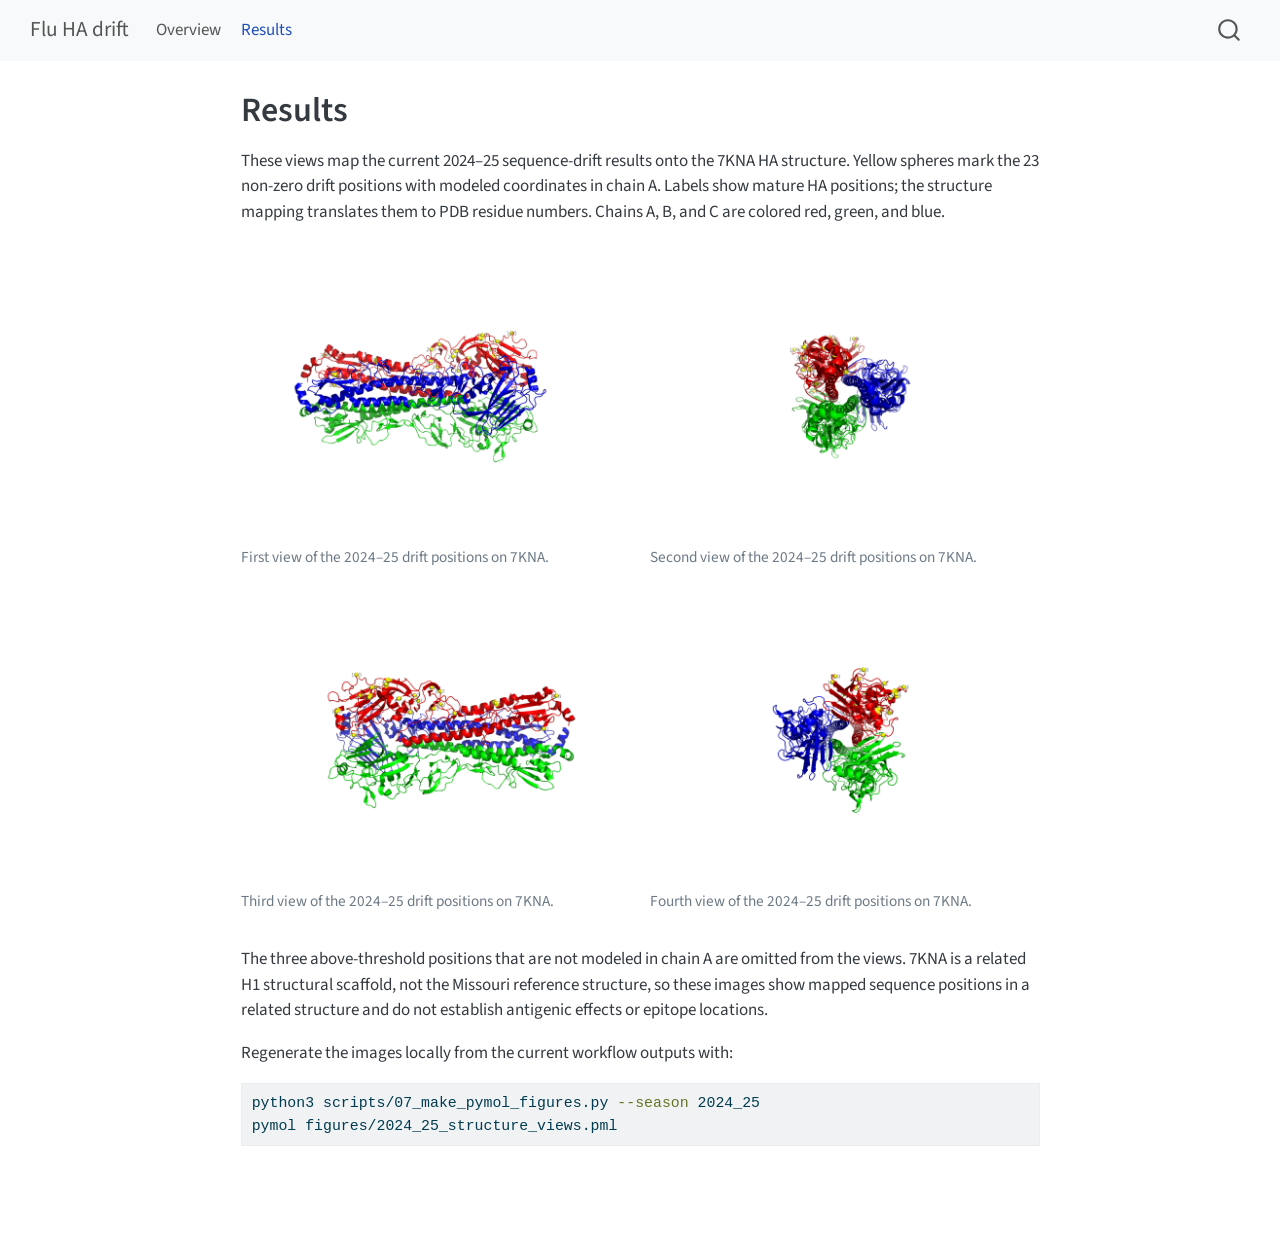
<file: index.html>
<!DOCTYPE html>
<html xmlns="http://www.w3.org/1999/xhtml" lang="en" xml:lang="en"><head>

<meta charset="utf-8">
<meta name="generator" content="quarto-1.11.9">

<meta name="viewport" content="width=device-width, initial-scale=1.0, user-scalable=yes">


<title>Results – Flu HA drift</title>
<style>
/* Default styles provided by pandoc.
** See https://pandoc.org/MANUAL.html#variables-for-html for config info.
*/
span.smallcaps{font-variant: small-caps;}
div.columns{display: flex; gap: 1.5em;}
div.column{flex: auto;}
@media screen {
div.columns{gap: min(4vw, 1.5em);}
div.column{overflow-x: auto;}
}
div.hanging-indent{margin-left: 1.5em; text-indent: -1.5em;}
ul.task-list{list-style: none;}
ul.task-list li input[type="checkbox"] {
  width: 0.8em;
  margin: 0 0.8em 0.2em -1em; /* quarto-specific, see https://github.com/quarto-dev/quarto-cli/issues/4556 */ 
  vertical-align: middle;
}
/* CSS for syntax highlighting */
html { -webkit-text-size-adjust: 100%; }
pre > code.sourceCode { white-space: pre; position: relative; }
pre > code.sourceCode > span { display: inline-block; line-height: 1.25; }
pre > code.sourceCode > span:empty { height: 1.2em; }
.sourceCode { overflow: visible; }
code.sourceCode > span { color: inherit; text-decoration: inherit; }
div.sourceCode { margin: 1em 0; }
pre.sourceCode { margin: 0; }
@media screen {
div.sourceCode { overflow: auto; }
}
@media print {
pre > code.sourceCode { white-space: pre-wrap; }
pre > code.sourceCode > span { text-indent: -5em; padding-left: 5em; }
}
pre.numberSource code
  { counter-reset: source-line 0; }
pre.numberSource code > span
  { position: relative; left: -4em; counter-increment: source-line; }
pre.numberSource code > span > a:first-child::before
  { content: counter(source-line);
    position: relative; left: -1em; text-align: right; vertical-align: baseline;
    border: none; display: inline-block;
    -webkit-touch-callout: none; -webkit-user-select: none;
    -khtml-user-select: none; -moz-user-select: none;
    -ms-user-select: none; user-select: none;
    padding: 0 4px; width: 4em;
  }
pre.numberSource { margin-left: 3em;  padding-left: 4px; }
div.sourceCode
  {   }
@media screen {
pre > code.sourceCode > span > a:first-child::before { text-decoration: underline; }
}
</style>


<script src="site_libs/quarto-nav/quarto-nav.js"></script>
<script src="site_libs/quarto-nav/headroom.min.js"></script>
<script src="site_libs/clipboard/clipboard.min.js"></script>
<script src="site_libs/quarto-search/autocomplete.umd.js"></script>
<script src="site_libs/quarto-search/fuse.min.js"></script>
<script src="site_libs/quarto-search/quarto-search.js"></script>
<meta name="quarto:offset" content="./">
<script src="site_libs/quarto-html/quarto.js" type="module"></script>
<script src="site_libs/quarto-html/tabsets/tabsets.js" type="module"></script>
<script src="site_libs/quarto-html/scrollable-regions/scrollable-regions.js" type="module"></script>
<script src="site_libs/quarto-html/popper.min.js"></script>
<script src="site_libs/quarto-html/tippy.umd.min.js"></script>
<script src="site_libs/quarto-html/anchor.min.js"></script>
<link href="site_libs/quarto-html/tippy.css" rel="stylesheet">
<link href="site_libs/quarto-html/quarto-syntax-highlighting-63b5708e65d6cd79cd7618c58d0c21e7.css" rel="stylesheet" id="quarto-text-highlighting-styles">
<script src="site_libs/bootstrap/bootstrap.min.js"></script>
<link href="site_libs/bootstrap/bootstrap-icons.css" rel="stylesheet">
<link href="site_libs/bootstrap/bootstrap-d31a0c91b01e363be7b7a36e602e2c70.min.css" rel="stylesheet" append-hash="true" id="quarto-bootstrap" data-mode="light">
<script id="quarto-search-options" type="application/json">{
  "location": "navbar",
  "copy-button": false,
  "collapse-after": 3,
  "panel-placement": "end",
  "type": "overlay",
  "limit": 50,
  "keyboard-shortcut": [
    "f",
    "/",
    "s"
  ],
  "show-item-context": false,
  "language": {
    "search-no-results-text": "No results",
    "search-matching-documents-text": "matching documents",
    "search-copy-link-title": "Copy link to search",
    "search-hide-matches-text": "Hide additional matches",
    "search-more-match-text": "more match in this document",
    "search-more-matches-text": "more matches in this document",
    "search-clear-button-title": "Clear",
    "search-text-placeholder": "",
    "search-detached-cancel-button-title": "Cancel",
    "search-submit-button-title": "Submit",
    "search-label": "Search"
  }
}</script>


</head>

<body class="nav-fixed fullcontent quarto-light"><a id="quarto-skip-link" class="visually-hidden-focusable" href="#quarto-document-content">Skip to main content</a>

<div id="quarto-search-results"></div>
  <header id="quarto-header" class="headroom fixed-top">
    <nav class="navbar navbar-expand-lg " data-bs-theme="dark" aria-label="Site">
      <div class="navbar-container container-fluid">
      <div class="navbar-brand-container mx-auto">
    <a class="navbar-brand" href="./index.html">
    <span class="navbar-title">Flu HA drift</span>
    </a>
  </div>
          <button class="navbar-toggler" type="button" data-bs-toggle="collapse" data-bs-target="#navbarCollapse" aria-controls="navbarCollapse" aria-expanded="false" aria-label="Toggle navigation" onclick="if (window.quartoToggleHeadroom) { window.quartoToggleHeadroom(); }">
  <span class="navbar-toggler-icon"></span>
</button>
          <div class="collapse navbar-collapse" id="navbarCollapse">
            <ul class="navbar-nav navbar-nav-scroll me-auto">
  <li class="nav-item">
    <a class="nav-link" href="./project-overview.html"> 
<span class="menu-text">Overview</span></a>
  </li>  
  <li class="nav-item">
    <a class="nav-link active" href="./index.html" aria-current="page"> 
<span class="menu-text">Results</span></a>
  </li>  
</ul>
          </div> <!-- /navcollapse -->
            <div class="quarto-navbar-tools">
</div>
            <div id="quarto-search" class="" title="Search"></div>
      </div> <!-- /container-fluid -->
    </nav>
</header>
<!-- content -->
<div id="quarto-content" class="quarto-container page-columns page-rows-contents page-layout-article page-navbar">
<!-- sidebar -->
<!-- margin-sidebar -->
    
<!-- main -->
<main class="content" id="quarto-document-content" tabindex="-1">

<header id="title-block-header" class="quarto-title-block default">
<div class="quarto-title">
<h1 class="title">Results</h1>
</div>



<div class="quarto-title-meta">

    
  
    
  </div>
  


</header>


<p>These views map the current 2024–25 sequence-drift results onto the 7KNA HA structure. Yellow spheres mark the 23 non-zero drift positions with modeled coordinates in chain A. Labels show mature HA positions; the structure mapping translates them to PDB residue numbers. Chains A, B, and C are colored red, green, and blue.</p>
<div class="quarto-layout-panel" data-layout-ncol="2">
<div class="quarto-layout-row">
<div class="quarto-layout-cell" style="flex-basis: 50.0%;justify-content: flex-start;">
<div class="quarto-figure quarto-figure-center">
<figure class="figure">
<p><img src="figures/2024_25_selected_residues_angle1.png" class="img-fluid figure-img" alt="HA trimer with chains A, B, and C colored red, green, and blue; mapped 2024–25 drift positions on chain A are yellow and labeled by mature position."></p>
<figcaption>First view of the 2024–25 drift positions on 7KNA.</figcaption>
</figure>
</div>
</div>
<div class="quarto-layout-cell" style="flex-basis: 50.0%;justify-content: flex-start;">
<div class="quarto-figure quarto-figure-center">
<figure class="figure">
<p><img src="figures/2024_25_selected_residues_angle2.png" class="img-fluid figure-img" alt="Rotated view of the HA trimer with mapped 2024–25 drift positions highlighted in yellow."></p>
<figcaption>Second view of the 2024–25 drift positions on 7KNA.</figcaption>
</figure>
</div>
</div>
</div>
<div class="quarto-layout-row">
<div class="quarto-layout-cell" style="flex-basis: 50.0%;justify-content: flex-start;">
<div class="quarto-figure quarto-figure-center">
<figure class="figure">
<p><img src="figures/2024_25_selected_residues_angle3.png" class="img-fluid figure-img" alt="Rotated view of the HA trimer with mapped 2024–25 drift positions highlighted in yellow."></p>
<figcaption>Third view of the 2024–25 drift positions on 7KNA.</figcaption>
</figure>
</div>
</div>
<div class="quarto-layout-cell" style="flex-basis: 50.0%;justify-content: flex-start;">
<div class="quarto-figure quarto-figure-center">
<figure class="figure">
<p><img src="figures/2024_25_selected_residues_angle4.png" class="img-fluid figure-img" alt="Rotated view of the HA trimer with mapped 2024–25 drift positions highlighted in yellow."></p>
<figcaption>Fourth view of the 2024–25 drift positions on 7KNA.</figcaption>
</figure>
</div>
</div>
</div>
</div>
<p>The three above-threshold positions that are not modeled in chain A are omitted from the views. 7KNA is a related H1 structural scaffold, not the Missouri reference structure, so these images show mapped sequence positions in a related structure and do not establish antigenic effects or epitope locations.</p>
<p>Regenerate the images locally from the current workflow outputs with:</p>
<div class="code-copy-outer-scaffold"><div class="sourceCode" id="cb1"><pre class="sourceCode bash code-with-copy"><code class="sourceCode bash"><span id="cb1-1"><a href="#cb1-1" aria-hidden="true" tabindex="-1"></a><span class="ex">python3</span> scripts/07_make_pymol_figures.py <span class="at">--season</span> 2024_25</span>
<span id="cb1-2"><a href="#cb1-2" aria-hidden="true" tabindex="-1"></a><span class="ex">pymol</span> figures/2024_25_structure_views.pml</span></code></pre></div><button title="Copy to Clipboard" class="code-copy-button"><i class="bi"></i></button></div>



</main> <!-- /main -->
<script id="quarto-html-after-body" type="application/javascript">
  window.document.addEventListener("DOMContentLoaded", function (event) {
    const icon = "";
    const anchorJS = new window.AnchorJS();
    anchorJS.options = {
      placement: 'right',
      icon: icon
    };
    anchorJS.add('.anchored');
    const isCodeAnnotation = (el) => {
      for (const clz of el.classList) {
        if (clz.startsWith('code-annotation-')) {                     
          return true;
        }
      }
      return false;
    }
    const onCopySuccess = function(e) {
      // button target
      const button = e.trigger;
      // don't keep focus
      button.blur();
      // flash "checked"
      button.classList.add('code-copy-button-checked');
      var currentTitle = button.getAttribute("title");
      button.setAttribute("title", "Copied!");
      let tooltip;
      if (window.bootstrap) {
        button.setAttribute("data-bs-toggle", "tooltip");
        button.setAttribute("data-bs-placement", "left");
        button.setAttribute("data-bs-title", "Copied!");
        tooltip = new bootstrap.Tooltip(button, 
          { trigger: "manual", 
            customClass: "code-copy-button-tooltip",
            offset: [0, -8]});
        tooltip.show();    
      }
      setTimeout(function() {
        if (tooltip) {
          tooltip.hide();
          button.removeAttribute("data-bs-title");
          button.removeAttribute("data-bs-toggle");
          button.removeAttribute("data-bs-placement");
        }
        button.setAttribute("title", currentTitle);
        button.classList.remove('code-copy-button-checked');
      }, 1000);
      // clear code selection
      e.clearSelection();
    }
    const getTextToCopy = function(trigger) {
      const outerScaffold = trigger.parentElement.cloneNode(true);
      const codeEl = outerScaffold.querySelector('code');
      for (const childEl of codeEl.children) {
        if (isCodeAnnotation(childEl)) {
          childEl.remove();
        }
      }
      return codeEl.innerText;
    }
    const clipboard = new window.ClipboardJS('.code-copy-button:not([data-in-quarto-modal])', {
      text: getTextToCopy
    });
    clipboard.on('success', onCopySuccess);
    if (window.document.getElementById('quarto-embedded-source-code-modal')) {
      const clipboardModal = new window.ClipboardJS('.code-copy-button[data-in-quarto-modal]', {
        text: getTextToCopy,
        container: window.document.getElementById('quarto-embedded-source-code-modal')
      });
      clipboardModal.on('success', onCopySuccess);
    }
      var localhostRegex = new RegExp(/^(?:http|https):\/\/localhost\:?[0-9]*\//);
      var mailtoRegex = new RegExp(/^mailto:/);
        var filterRegex = new RegExp("https:\/\/jicrbuh\.github\.io\/flu-project\/");
      var isInternal = (href) => {
          return filterRegex.test(href) || localhostRegex.test(href) || mailtoRegex.test(href);
      }
      // Inspect non-navigation links and adorn them if external
      window.quartoDecorateExternalLinks = function (root) {
     var links = (root || window.document).querySelectorAll('a[href]:not(.nav-link):not(.navbar-brand):not(.toc-action):not(.sidebar-link):not(.sidebar-item-toggle):not(.pagination-link):not(.no-external):not([aria-hidden]):not(.dropdown-item):not(.quarto-navigation-tool):not(.about-link)');
      for (var i=0; i<links.length; i++) {
        const link = links[i];
        if (!isInternal(link.href)) {
          // undo the damage that might have been done by quarto-nav.js in the case of
          // links that we want to consider external
          if (link.dataset.originalHref !== undefined) {
            link.href = link.dataset.originalHref;
          }
          if (!link.classList.contains('no-external-icon')) {
          }
        }
      }
      };
      window.quartoDecorateExternalLinks(window.document);
    // Esc closes the popup (WCAG 1.4.13) and focus leaving both trigger and
    // popup closes it (WCAG 2.4.11); tippy handles neither for interactive popups.
    const hideOnEscAndFocusOut = {
      name: 'hideOnEscAndFocusOut',
      defaultValue: true,
      fn(instance) {
        const dismiss = () => {
          // A show scheduled by the trigger delay would otherwise reopen it
          instance.clearDelayTimeouts();
          instance.hide();
        };
        const onKeyDown = (event) => {
          if (event.key !== 'Escape') {
            return;
          }
          // Keep Esc from also reaching page handlers (e.g. reveal.js overview),
          // except an open reveal.js slide menu, which Esc should close too.
          // The menu handles keys only when its keyboard option is on.
          const menuHandlesEsc = window.Reveal?.getPlugin?.('menu')?.isOpen() &&
            window.Reveal.getConfig().menu?.keyboard !== false;
          if (!menuHandlesEsc) {
            event.stopPropagation();
          }
          if (instance.popper.contains(window.document.activeElement)) {
            // Disabled while refocusing so the focus trigger does not reopen it
            instance.disable();
            instance.reference.focus();
            instance.enable();
          }
          dismiss();
        };
        const onFocusOut = (event) => {
          const target = event.relatedTarget;
          if (target && !instance.reference.contains(target) &&
              !instance.popper.contains(target)) {
            dismiss();
          }
        };
        // On the trigger too: a click trigger (code-annotations: select) has no
        // blur handling. Attached for the instance's lifetime so leaving the
        // trigger also cancels a show still pending on the trigger delay.
        instance.reference.addEventListener('focusout', onFocusOut);
        return {
          onShow() {
            window.document.addEventListener('keydown', onKeyDown, true);
            instance.popper.addEventListener('focusout', onFocusOut);
          },
          onHide() {
            window.document.removeEventListener('keydown', onKeyDown, true);
            instance.popper.removeEventListener('focusout', onFocusOut);
          },
          onDestroy() {
            instance.reference.removeEventListener('focusout', onFocusOut);
          },
        };
      },
    };
    function tippyHover(el, contentFn, onTriggerFn, onUntriggerFn) {
      const config = {
        allowHTML: true,
        maxWidth: 500,
        delay: 100,
        arrow: false,
        appendTo: function(el) {
            return el.parentElement;
        },
        interactive: true,
        interactiveBorder: 10,
        theme: 'quarto',
        placement: 'bottom-start',
        plugins: [hideOnEscAndFocusOut],
      };
      if (contentFn) {
        config.content = contentFn;
      }
      if (onTriggerFn) {
        config.onTrigger = onTriggerFn;
      }
      if (onUntriggerFn) {
        config.onUntrigger = onUntriggerFn;
      }
      window.tippy(el, config); 
    }
    const noterefs = window.document.querySelectorAll('a[role="doc-noteref"]');
    for (var i=0; i<noterefs.length; i++) {
      const ref = noterefs[i];
      tippyHover(ref, function() {
        // use id or data attribute instead here
        let href = ref.getAttribute('data-footnote-href') || ref.getAttribute('href');
        try { href = new URL(href).hash; } catch {}
        const id = href.replace(/^#\/?/, "");
        const note = window.document.getElementById(id);
        if (note) {
          return note.innerHTML;
        } else {
          return "";
        }
      });
    }
    const xrefs = window.document.querySelectorAll('a.quarto-xref');
    const processXRef = (id, note) => {
      // Strip column container classes
      const stripColumnClz = (el) => {
        el.classList.remove("page-full", "page-columns");
        if (el.children) {
          for (const child of el.children) {
            stripColumnClz(child);
          }
        }
      }
      stripColumnClz(note)
      if (id === null || id.startsWith('sec-')) {
        // Special case sections, only their first couple elements
        const container = document.createElement("div");
        if (note.children && note.children.length > 2) {
          container.appendChild(note.children[0].cloneNode(true));
          for (let i = 1; i < note.children.length; i++) {
            const child = note.children[i];
            if (child.tagName === "P" && child.innerText === "") {
              continue;
            } else {
              container.appendChild(child.cloneNode(true));
              break;
            }
          }
          if (window.Quarto?.typesetMath) {
            window.Quarto.typesetMath(container);
          }
          return container.innerHTML
        } else {
          if (window.Quarto?.typesetMath) {
            window.Quarto.typesetMath(note);
          }
          return note.innerHTML;
        }
      } else {
        // Remove any anchor links if they are present
        const anchorLink = note.querySelector('a.anchorjs-link');
        if (anchorLink) {
          anchorLink.remove();
        }
        if (window.Quarto?.typesetMath) {
          window.Quarto.typesetMath(note);
        }
        if (note.classList.contains("callout")) {
          return note.outerHTML;
        } else {
          return note.innerHTML;
        }
      }
    }
    for (var i=0; i<xrefs.length; i++) {
      const xref = xrefs[i];
      tippyHover(xref, undefined, function(instance) {
        instance.disable();
        let url = xref.getAttribute('href');
        let hash = undefined; 
        if (url.startsWith('#')) {
          hash = url;
        } else {
          try { hash = new URL(url).hash; } catch {}
        }
        if (hash) {
          const id = hash.replace(/^#\/?/, "");
          const note = window.document.getElementById(id);
          if (note !== null) {
            try {
              const html = processXRef(id, note.cloneNode(true));
              instance.setContent(html);
            } finally {
              instance.enable();
              instance.show();
            }
          } else {
            // See if we can fetch this
            fetch(url.split('#')[0])
            .then(res => res.text())
            .then(html => {
              const parser = new DOMParser();
              const htmlDoc = parser.parseFromString(html, "text/html");
              const note = htmlDoc.getElementById(id);
              if (note !== null) {
                const html = processXRef(id, note);
                instance.setContent(html);
              } 
            }).finally(() => {
              instance.enable();
              instance.show();
            });
          }
        } else {
          // See if we can fetch a full url (with no hash to target)
          // This is a special case and we should probably do some content thinning / targeting
          fetch(url)
          .then(res => res.text())
          .then(html => {
            const parser = new DOMParser();
            const htmlDoc = parser.parseFromString(html, "text/html");
            const note = htmlDoc.querySelector('main.content');
            if (note !== null) {
              // This should only happen for chapter cross references
              // (since there is no id in the URL)
              // remove the first header
              if (note.children.length > 0 && note.children[0].tagName === "HEADER") {
                note.children[0].remove();
              }
              const html = processXRef(null, note);
              instance.setContent(html);
            } 
          }).finally(() => {
            instance.enable();
            instance.show();
          });
        }
      }, function(instance) {
      });
    }
        let selectedAnnoteEl;
        const selectorForAnnotation = ( cell, annotation) => {
          let cellAttr = 'data-code-cell="' + cell + '"';
          let lineAttr = 'data-code-annotation="' +  annotation + '"';
          const selector = 'span[' + cellAttr + '][' + lineAttr + ']';
          return selector;
        }
        const selectCodeLines = (annoteEl) => {
          const doc = window.document;
          const targetCell = annoteEl.getAttribute("data-target-cell");
          const targetAnnotation = annoteEl.getAttribute("data-target-annotation");
          const annoteSpan = window.document.querySelector(selectorForAnnotation(targetCell, targetAnnotation));
          const lines = annoteSpan.getAttribute("data-code-lines").split(",");
          const lineIds = lines.map((line) => {
            return targetCell + "-" + line;
          })
          // Each band is positioned against its own containing block, which is
          // not the offsetParent of the lines, so place it from client rects.
          const placeBand = (band, firstEl, lastEl, codeBlock) => {
            const container = band.offsetParent;
            if (container === null) {
              return;
            }
            const containerRect = container.getBoundingClientRect();
            // Reveal.js scales slides with a transform, so convert client
            // pixels back to the CSS pixels of the container.
            const scale = containerRect.height / container.offsetHeight || 1;
            const firstRect = firstEl.getBoundingClientRect();
            const lastRect = lastEl.getBoundingClientRect();
            const top = (firstRect.top - containerRect.top) / scale - container.clientTop + container.scrollTop;
            const height = (lastRect.bottom - firstRect.top) / scale;
            band.style.top = top - 2 + "px";
            band.style.height = height + 4 + "px";
            if (codeBlock) {
              // Without the copy button wrapper, the containing block is wider
              // than the code block, so span the code block explicitly.
              const blockRect = codeBlock.getBoundingClientRect();
              band.style.left = (blockRect.left - containerRect.left) / scale - container.clientLeft + container.scrollLeft + "px";
              band.style.width = blockRect.width / scale + "px";
            }
          };
          if (lineIds.length > 0) {
            const el = window.document.getElementById(lineIds[0]);
            const lastEl = window.document.getElementById(lineIds[lineIds.length - 1]);
            const parent = el.parentElement.parentElement;
            // cook up a div (if necessary) and position it
            let div = window.document.getElementById("code-annotation-line-highlight");
            if (div === null) {
              div = window.document.createElement("div");
              div.setAttribute("id", "code-annotation-line-highlight");
              div.style.position = 'absolute';
              parent.appendChild(div);
            }
            placeBand(div, el, lastEl, parent.closest("div.sourceCode") || parent);
            let gutterDiv = window.document.getElementById("code-annotation-line-highlight-gutter");
            if (gutterDiv === null) {
              gutterDiv = window.document.createElement("div");
              gutterDiv.setAttribute("id", "code-annotation-line-highlight-gutter");
              gutterDiv.style.position = 'absolute';
              const codeCell = window.document.getElementById(targetCell);
              const gutter = codeCell.querySelector('.code-annotation-gutter');
              gutter.appendChild(gutterDiv);
            }
            placeBand(gutterDiv, el, lastEl);
            selectedAnnoteEl = annoteEl;
          }
        };
        const unselectCodeLines = () => {
          const elementsIds = ["code-annotation-line-highlight", "code-annotation-line-highlight-gutter"];
          elementsIds.forEach((elId) => {
            const div = window.document.getElementById(elId);
            if (div) {
              div.remove();
            }
          });
          selectedAnnoteEl = undefined;
        };
          // Handle positioning of the toggle
      window.addEventListener(
        "resize",
        throttle(() => {
          elRect = undefined;
          if (selectedAnnoteEl) {
            selectCodeLines(selectedAnnoteEl);
          }
        }, 10)
      );
      function throttle(fn, ms) {
      let throttle = false;
      let timer;
        return (...args) => {
          if(!throttle) { // first call gets through
              fn.apply(this, args);
              throttle = true;
          } else { // all the others get throttled
              if(timer) clearTimeout(timer); // cancel #2
              timer = setTimeout(() => {
                fn.apply(this, args);
                timer = throttle = false;
              }, ms);
          }
        };
      }
        // Attach click handler to the DT
        const annoteDls = window.document.querySelectorAll('dt[data-target-cell]');
        for (const annoteDlNode of annoteDls) {
          annoteDlNode.addEventListener('click', (event) => {
            const clickedEl = event.target;
            if (clickedEl !== selectedAnnoteEl) {
              unselectCodeLines();
              const activeEl = window.document.querySelector('dt[data-target-cell].code-annotation-active');
              if (activeEl) {
                activeEl.classList.remove('code-annotation-active');
              }
              selectCodeLines(clickedEl);
              clickedEl.classList.add('code-annotation-active');
            } else {
              // Unselect the line
              unselectCodeLines();
              clickedEl.classList.remove('code-annotation-active');
            }
          });
        }
    const findCites = (el) => {
      const parentEl = el.parentElement;
      if (parentEl) {
        const cites = parentEl.dataset.cites;
        if (cites) {
          return {
            el,
            cites: cites.split(' ')
          };
        } else {
          return findCites(el.parentElement)
        }
      } else {
        return undefined;
      }
    };
    var bibliorefs = window.document.querySelectorAll('a[role="doc-biblioref"]');
    for (var i=0; i<bibliorefs.length; i++) {
      const ref = bibliorefs[i];
      const citeInfo = findCites(ref);
      if (citeInfo) {
        tippyHover(citeInfo.el, function() {
          var popup = window.document.createElement('div');
          citeInfo.cites.forEach(function(cite) {
            var citeDiv = window.document.createElement('div');
            citeDiv.classList.add('hanging-indent');
            citeDiv.classList.add('csl-entry');
            var biblioDiv = window.document.getElementById('ref-' + cite);
            if (biblioDiv) {
              citeDiv.innerHTML = biblioDiv.innerHTML;
            }
            popup.appendChild(citeDiv);
          });
          return popup.innerHTML;
        });
      }
    }
  });
  </script>
  <script type="application/javascript">
  window.quartoScrollableRegionsLabels = {"code":"Scrollable code","output":"Scrollable output"};
  </script>
</div> <!-- /content -->




</body></html>
</file>
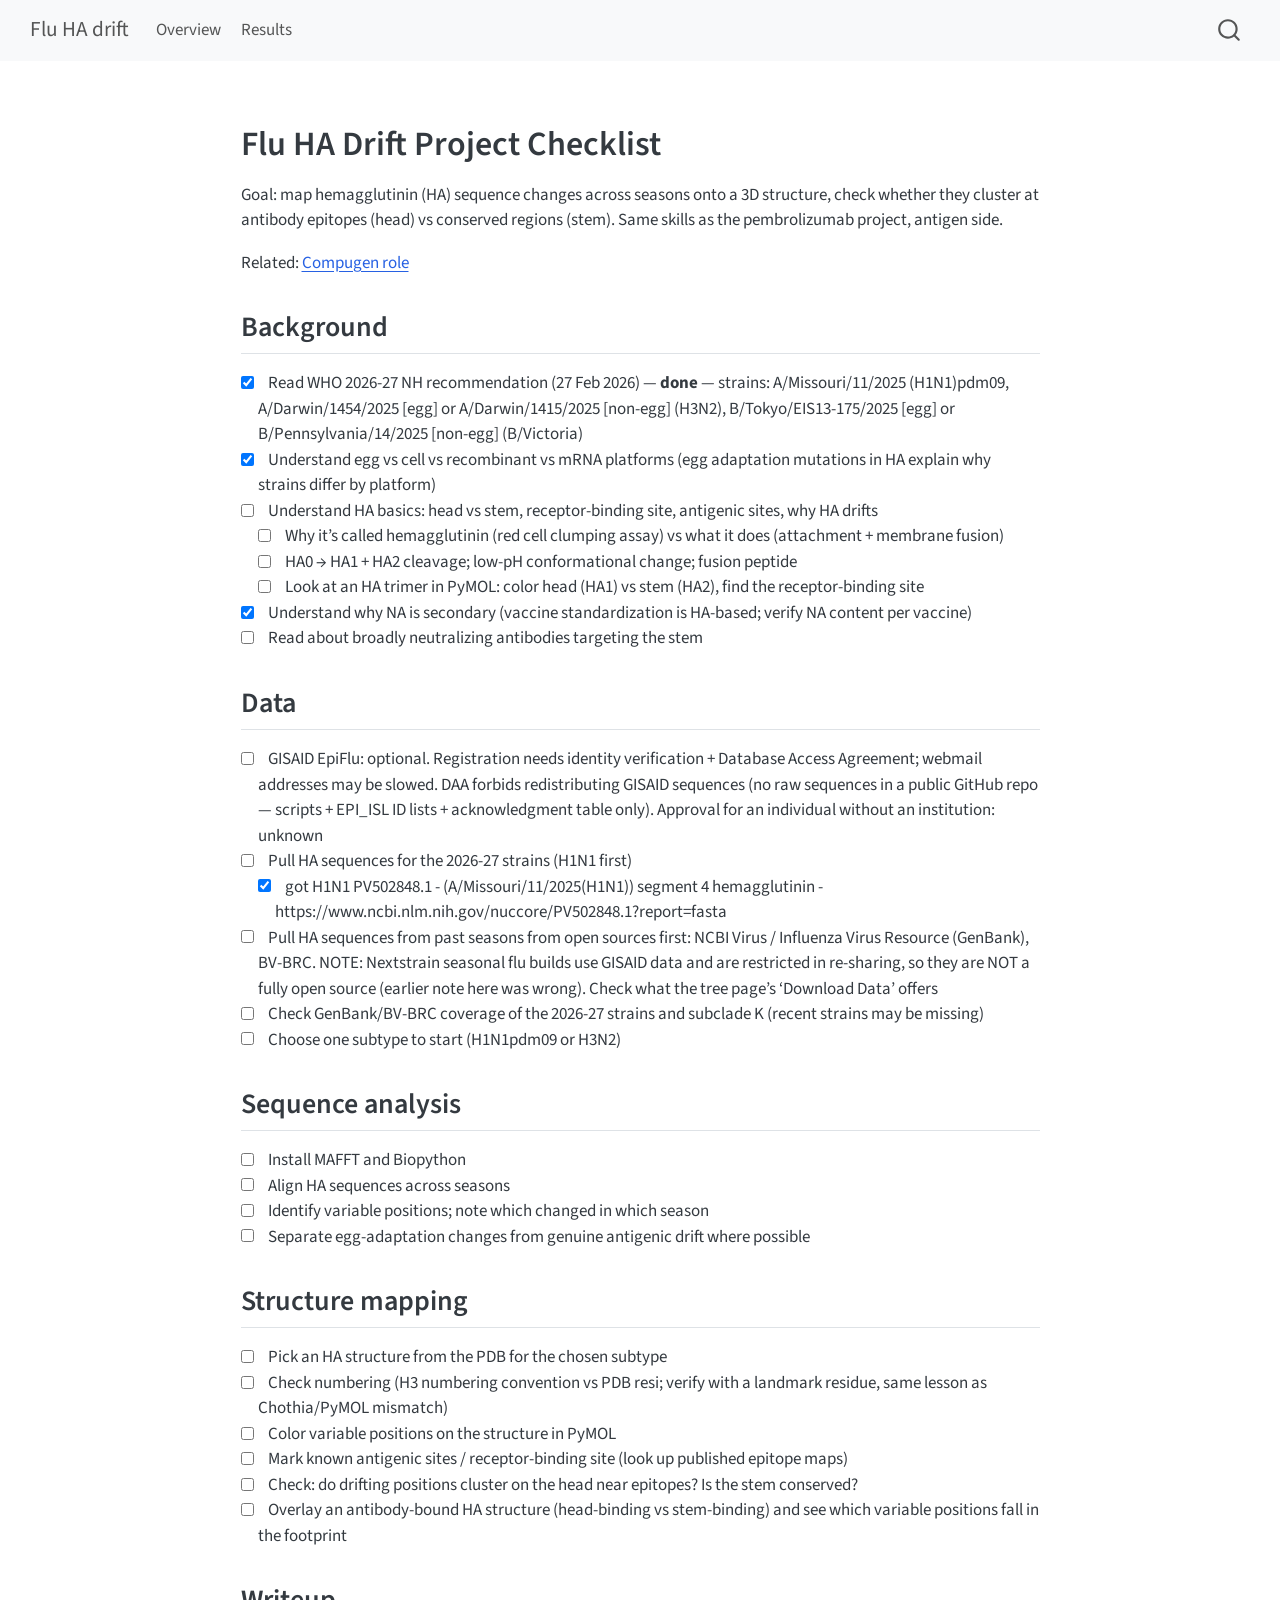
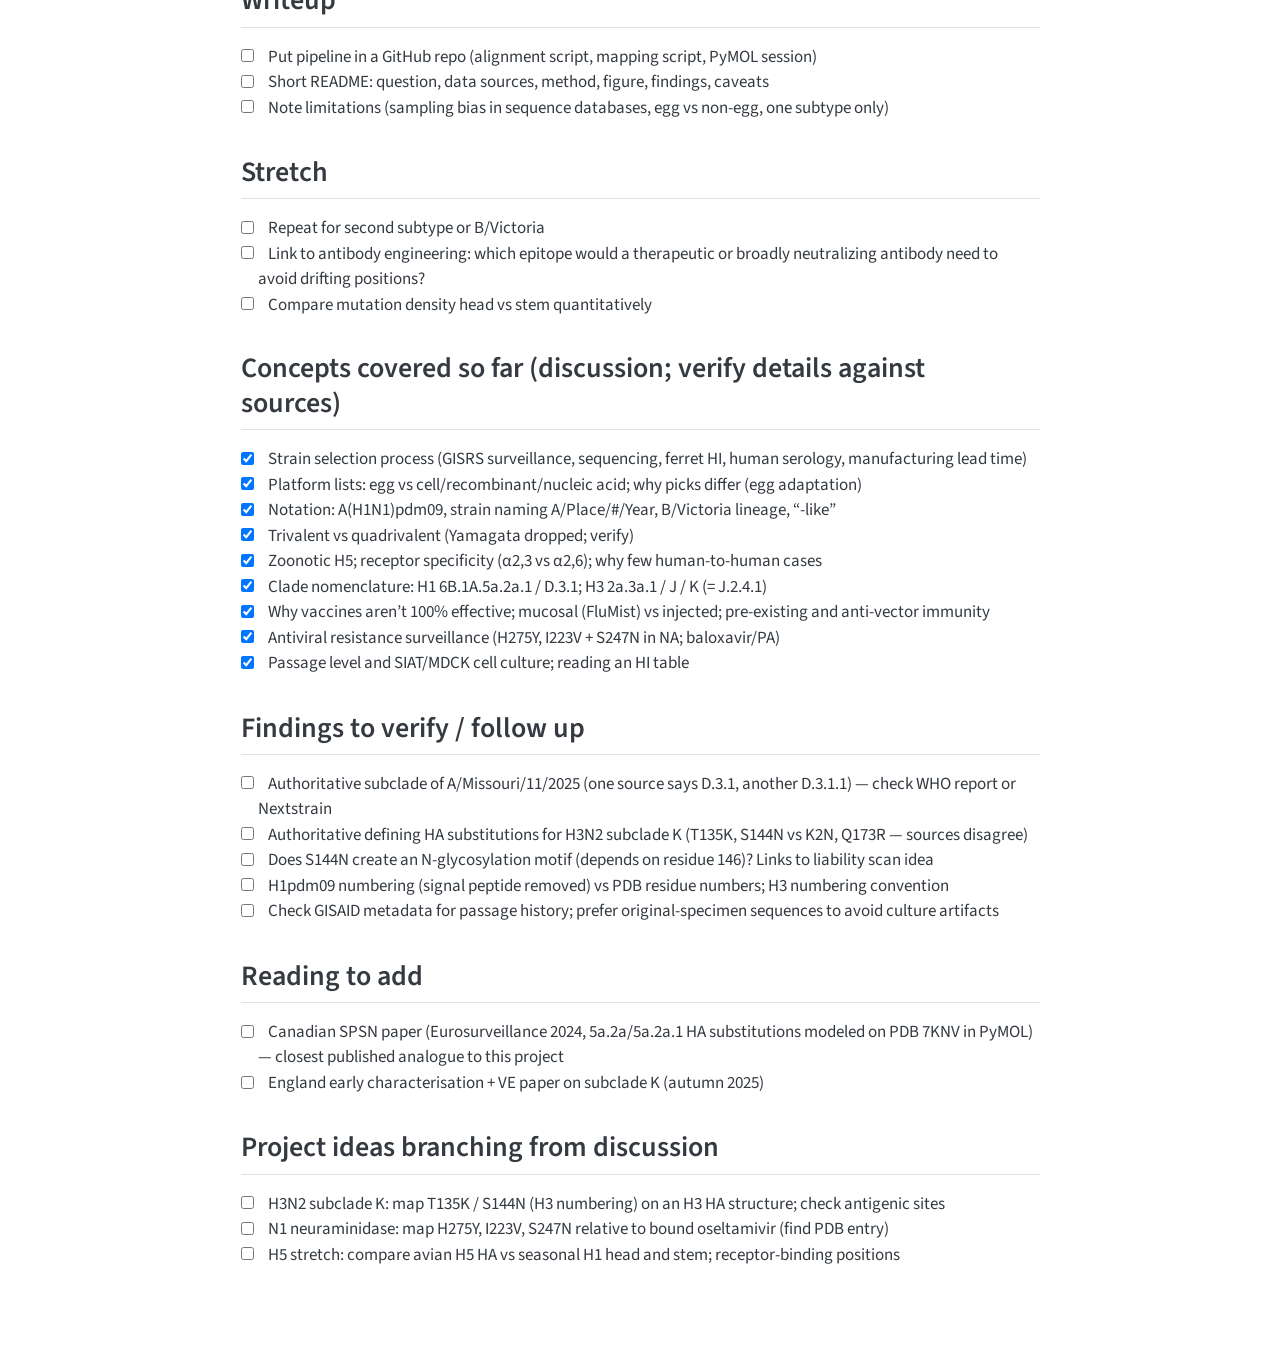
<file: checklist.html>
<!DOCTYPE html>
<html xmlns="http://www.w3.org/1999/xhtml" lang="en" xml:lang="en"><head>

<meta charset="utf-8">
<meta name="generator" content="quarto-1.11.9">

<meta name="viewport" content="width=device-width, initial-scale=1.0, user-scalable=yes">


<title>Checklist – Flu HA drift</title>
<style>
/* Default styles provided by pandoc.
** See https://pandoc.org/MANUAL.html#variables-for-html for config info.
*/
span.smallcaps{font-variant: small-caps;}
div.columns{display: flex; gap: 1.5em;}
div.column{flex: auto;}
@media screen {
div.columns{gap: min(4vw, 1.5em);}
div.column{overflow-x: auto;}
}
div.hanging-indent{margin-left: 1.5em; text-indent: -1.5em;}
ul.task-list{list-style: none;}
ul.task-list li input[type="checkbox"] {
  width: 0.8em;
  margin: 0 0.8em 0.2em -1em; /* quarto-specific, see https://github.com/quarto-dev/quarto-cli/issues/4556 */ 
  vertical-align: middle;
}
</style>


<script src="site_libs/quarto-nav/quarto-nav.js"></script>
<script src="site_libs/quarto-nav/headroom.min.js"></script>
<script src="site_libs/clipboard/clipboard.min.js"></script>
<script src="site_libs/quarto-search/autocomplete.umd.js"></script>
<script src="site_libs/quarto-search/fuse.min.js"></script>
<script src="site_libs/quarto-search/quarto-search.js"></script>
<meta name="quarto:offset" content="./">
<script src="site_libs/quarto-html/quarto.js" type="module"></script>
<script src="site_libs/quarto-html/tabsets/tabsets.js" type="module"></script>
<script src="site_libs/quarto-html/scrollable-regions/scrollable-regions.js" type="module"></script>
<script src="site_libs/quarto-html/popper.min.js"></script>
<script src="site_libs/quarto-html/tippy.umd.min.js"></script>
<script src="site_libs/quarto-html/anchor.min.js"></script>
<link href="site_libs/quarto-html/tippy.css" rel="stylesheet">
<link href="site_libs/quarto-html/quarto-syntax-highlighting-63b5708e65d6cd79cd7618c58d0c21e7.css" rel="stylesheet" id="quarto-text-highlighting-styles">
<script src="site_libs/bootstrap/bootstrap.min.js"></script>
<link href="site_libs/bootstrap/bootstrap-icons.css" rel="stylesheet">
<link href="site_libs/bootstrap/bootstrap-d31a0c91b01e363be7b7a36e602e2c70.min.css" rel="stylesheet" append-hash="true" id="quarto-bootstrap" data-mode="light">
<script id="quarto-search-options" type="application/json">{
  "location": "navbar",
  "copy-button": false,
  "collapse-after": 3,
  "panel-placement": "end",
  "type": "overlay",
  "limit": 50,
  "keyboard-shortcut": [
    "f",
    "/",
    "s"
  ],
  "show-item-context": false,
  "language": {
    "search-no-results-text": "No results",
    "search-matching-documents-text": "matching documents",
    "search-copy-link-title": "Copy link to search",
    "search-hide-matches-text": "Hide additional matches",
    "search-more-match-text": "more match in this document",
    "search-more-matches-text": "more matches in this document",
    "search-clear-button-title": "Clear",
    "search-text-placeholder": "",
    "search-detached-cancel-button-title": "Cancel",
    "search-submit-button-title": "Submit",
    "search-label": "Search"
  }
}</script>


</head>

<body class="nav-fixed fullcontent quarto-light"><a id="quarto-skip-link" class="visually-hidden-focusable" href="#quarto-document-content">Skip to main content</a>

<div id="quarto-search-results"></div>
  <header id="quarto-header" class="headroom fixed-top">
    <nav class="navbar navbar-expand-lg " data-bs-theme="dark" aria-label="Site">
      <div class="navbar-container container-fluid">
      <div class="navbar-brand-container mx-auto">
    <a class="navbar-brand" href="./index.html">
    <span class="navbar-title">Flu HA drift</span>
    </a>
  </div>
          <button class="navbar-toggler" type="button" data-bs-toggle="collapse" data-bs-target="#navbarCollapse" aria-controls="navbarCollapse" aria-expanded="false" aria-label="Toggle navigation" onclick="if (window.quartoToggleHeadroom) { window.quartoToggleHeadroom(); }">
  <span class="navbar-toggler-icon"></span>
</button>
          <div class="collapse navbar-collapse" id="navbarCollapse">
            <ul class="navbar-nav navbar-nav-scroll me-auto">
  <li class="nav-item">
    <a class="nav-link" href="./project-overview.html"> 
<span class="menu-text">Overview</span></a>
  </li>  
  <li class="nav-item">
    <a class="nav-link" href="./index.html"> 
<span class="menu-text">Results</span></a>
  </li>  
</ul>
          </div> <!-- /navcollapse -->
            <div class="quarto-navbar-tools">
</div>
            <div id="quarto-search" class="" title="Search"></div>
      </div> <!-- /container-fluid -->
    </nav>
</header>
<!-- content -->
<div id="quarto-content" class="quarto-container page-columns page-rows-contents page-layout-article page-navbar">
<!-- sidebar -->
<!-- margin-sidebar -->
    
<!-- main -->
<main class="content" id="quarto-document-content" tabindex="-1"><header id="title-block-header" class="quarto-title-block"></header>




<section id="flu-ha-drift-project-checklist" class="level1">
<h1>Flu HA Drift Project Checklist</h1>
<p>Goal: map hemagglutinin (HA) sequence changes across seasons onto a 3D structure, check whether they cluster at antibody epitopes (head) vs conserved regions (stem). Same skills as the pembrolizumab project, antigen side.</p>
<p>Related: <a href="https://cgen.com/careers/career-detail/default.aspx?uid=F3.27F">Compugen role</a></p>
<section id="background" class="level2">
<h2 class="anchored" data-anchor-id="background">Background</h2>
<ul class="task-list">
<li><label><input type="checkbox" checked="">Read WHO 2026-27 NH recommendation (27 Feb 2026) — <strong>done</strong> — strains: A/Missouri/11/2025 (H1N1)pdm09, A/Darwin/1454/2025 [egg] or A/Darwin/1415/2025 [non-egg] (H3N2), B/Tokyo/EIS13-175/2025 [egg] or B/Pennsylvania/14/2025 [non-egg] (B/Victoria)</label></li>
<li><label><input type="checkbox" checked="">Understand egg vs cell vs recombinant vs mRNA platforms (egg adaptation mutations in HA explain why strains differ by platform)</label></li>
<li><label><input type="checkbox">Understand HA basics: head vs stem, receptor-binding site, antigenic sites, why HA drifts</label>
<ul class="task-list">
<li><label><input type="checkbox">Why it’s called hemagglutinin (red cell clumping assay) vs what it does (attachment + membrane fusion)</label></li>
<li><label><input type="checkbox">HA0 → HA1 + HA2 cleavage; low-pH conformational change; fusion peptide</label></li>
<li><label><input type="checkbox">Look at an HA trimer in PyMOL: color head (HA1) vs stem (HA2), find the receptor-binding site</label></li>
</ul></li>
<li><label><input type="checkbox" checked="">Understand why NA is secondary (vaccine standardization is HA-based; verify NA content per vaccine)</label></li>
<li><label><input type="checkbox">Read about broadly neutralizing antibodies targeting the stem</label></li>
</ul>
</section>
<section id="data" class="level2">
<h2 class="anchored" data-anchor-id="data">Data</h2>
<ul class="task-list">
<li><label><input type="checkbox">GISAID EpiFlu: optional. Registration needs identity verification + Database Access Agreement; webmail addresses may be slowed. DAA forbids redistributing GISAID sequences (no raw sequences in a public GitHub repo — scripts + EPI_ISL ID lists + acknowledgment table only). Approval for an individual without an institution: unknown</label></li>
<li><label><input type="checkbox">Pull HA sequences for the 2026-27 strains (H1N1 first)</label>
<ul class="task-list">
<li><label><input type="checkbox" checked="">got H1N1 PV502848.1 - (A/Missouri/11/2025(H1N1)) segment 4 hemagglutinin - https://www.ncbi.nlm.nih.gov/nuccore/PV502848.1?report=fasta</label></li>
</ul></li>
<li><label><input type="checkbox">Pull HA sequences from past seasons from open sources first: NCBI Virus / Influenza Virus Resource (GenBank), BV-BRC. NOTE: Nextstrain seasonal flu builds use GISAID data and are restricted in re-sharing, so they are NOT a fully open source (earlier note here was wrong). Check what the tree page’s ‘Download Data’ offers</label></li>
<li><label><input type="checkbox">Check GenBank/BV-BRC coverage of the 2026-27 strains and subclade K (recent strains may be missing)</label></li>
<li><label><input type="checkbox">Choose one subtype to start (H1N1pdm09 or H3N2)</label></li>
</ul>
</section>
<section id="sequence-analysis" class="level2">
<h2 class="anchored" data-anchor-id="sequence-analysis">Sequence analysis</h2>
<ul class="task-list">
<li><label><input type="checkbox">Install MAFFT and Biopython</label></li>
<li><label><input type="checkbox">Align HA sequences across seasons</label></li>
<li><label><input type="checkbox">Identify variable positions; note which changed in which season</label></li>
<li><label><input type="checkbox">Separate egg-adaptation changes from genuine antigenic drift where possible</label></li>
</ul>
</section>
<section id="structure-mapping" class="level2">
<h2 class="anchored" data-anchor-id="structure-mapping">Structure mapping</h2>
<ul class="task-list">
<li><label><input type="checkbox">Pick an HA structure from the PDB for the chosen subtype</label></li>
<li><label><input type="checkbox">Check numbering (H3 numbering convention vs PDB resi; verify with a landmark residue, same lesson as Chothia/PyMOL mismatch)</label></li>
<li><label><input type="checkbox">Color variable positions on the structure in PyMOL</label></li>
<li><label><input type="checkbox">Mark known antigenic sites / receptor-binding site (look up published epitope maps)</label></li>
<li><label><input type="checkbox">Check: do drifting positions cluster on the head near epitopes? Is the stem conserved?</label></li>
<li><label><input type="checkbox">Overlay an antibody-bound HA structure (head-binding vs stem-binding) and see which variable positions fall in the footprint</label></li>
</ul>
</section>
<section id="writeup" class="level2">
<h2 class="anchored" data-anchor-id="writeup">Writeup</h2>
<ul class="task-list">
<li><label><input type="checkbox">Put pipeline in a GitHub repo (alignment script, mapping script, PyMOL session)</label></li>
<li><label><input type="checkbox">Short README: question, data sources, method, figure, findings, caveats</label></li>
<li><label><input type="checkbox">Note limitations (sampling bias in sequence databases, egg vs non-egg, one subtype only)</label></li>
</ul>
</section>
<section id="stretch" class="level2">
<h2 class="anchored" data-anchor-id="stretch">Stretch</h2>
<ul class="task-list">
<li><label><input type="checkbox">Repeat for second subtype or B/Victoria</label></li>
<li><label><input type="checkbox">Link to antibody engineering: which epitope would a therapeutic or broadly neutralizing antibody need to avoid drifting positions?</label></li>
<li><label><input type="checkbox">Compare mutation density head vs stem quantitatively</label></li>
</ul>
</section>
<section id="concepts-covered-so-far-discussion-verify-details-against-sources" class="level2">
<h2 class="anchored" data-anchor-id="concepts-covered-so-far-discussion-verify-details-against-sources">Concepts covered so far (discussion; verify details against sources)</h2>
<ul class="task-list">
<li><label><input type="checkbox" checked="">Strain selection process (GISRS surveillance, sequencing, ferret HI, human serology, manufacturing lead time)</label></li>
<li><label><input type="checkbox" checked="">Platform lists: egg vs cell/recombinant/nucleic acid; why picks differ (egg adaptation)</label></li>
<li><label><input type="checkbox" checked="">Notation: A(H1N1)pdm09, strain naming A/Place/#/Year, B/Victoria lineage, “-like”</label></li>
<li><label><input type="checkbox" checked="">Trivalent vs quadrivalent (Yamagata dropped; verify)</label></li>
<li><label><input type="checkbox" checked="">Zoonotic H5; receptor specificity (α2,3 vs α2,6); why few human-to-human cases</label></li>
<li><label><input type="checkbox" checked="">Clade nomenclature: H1 6B.1A.5a.2a.1 / D.3.1; H3 2a.3a.1 / J / K (= J.2.4.1)</label></li>
<li><label><input type="checkbox" checked="">Why vaccines aren’t 100% effective; mucosal (FluMist) vs injected; pre-existing and anti-vector immunity</label></li>
<li><label><input type="checkbox" checked="">Antiviral resistance surveillance (H275Y, I223V + S247N in NA; baloxavir/PA)</label></li>
<li><label><input type="checkbox" checked="">Passage level and SIAT/MDCK cell culture; reading an HI table</label></li>
</ul>
</section>
<section id="findings-to-verify-follow-up" class="level2">
<h2 class="anchored" data-anchor-id="findings-to-verify-follow-up">Findings to verify / follow up</h2>
<ul class="task-list">
<li><label><input type="checkbox">Authoritative subclade of A/Missouri/11/2025 (one source says D.3.1, another D.3.1.1) — check WHO report or Nextstrain</label></li>
<li><label><input type="checkbox">Authoritative defining HA substitutions for H3N2 subclade K (T135K, S144N vs K2N, Q173R — sources disagree)</label></li>
<li><label><input type="checkbox">Does S144N create an N-glycosylation motif (depends on residue 146)? Links to liability scan idea</label></li>
<li><label><input type="checkbox">H1pdm09 numbering (signal peptide removed) vs PDB residue numbers; H3 numbering convention</label></li>
<li><label><input type="checkbox">Check GISAID metadata for passage history; prefer original-specimen sequences to avoid culture artifacts</label></li>
</ul>
</section>
<section id="reading-to-add" class="level2">
<h2 class="anchored" data-anchor-id="reading-to-add">Reading to add</h2>
<ul class="task-list">
<li><label><input type="checkbox">Canadian SPSN paper (Eurosurveillance 2024, 5a.2a/5a.2a.1 HA substitutions modeled on PDB 7KNV in PyMOL) — closest published analogue to this project</label></li>
<li><label><input type="checkbox">England early characterisation + VE paper on subclade K (autumn 2025)</label></li>
</ul>
</section>
<section id="project-ideas-branching-from-discussion" class="level2">
<h2 class="anchored" data-anchor-id="project-ideas-branching-from-discussion">Project ideas branching from discussion</h2>
<ul class="task-list">
<li><label><input type="checkbox">H3N2 subclade K: map T135K / S144N (H3 numbering) on an H3 HA structure; check antigenic sites</label></li>
<li><label><input type="checkbox">N1 neuraminidase: map H275Y, I223V, S247N relative to bound oseltamivir (find PDB entry)</label></li>
<li><label><input type="checkbox">H5 stretch: compare avian H5 HA vs seasonal H1 head and stem; receptor-binding positions</label></li>
</ul>


</section>
</section>

</main> <!-- /main -->
<script id="quarto-html-after-body" type="application/javascript">
  window.document.addEventListener("DOMContentLoaded", function (event) {
    const icon = "";
    const anchorJS = new window.AnchorJS();
    anchorJS.options = {
      placement: 'right',
      icon: icon
    };
    anchorJS.add('.anchored');
    const isCodeAnnotation = (el) => {
      for (const clz of el.classList) {
        if (clz.startsWith('code-annotation-')) {                     
          return true;
        }
      }
      return false;
    }
    const onCopySuccess = function(e) {
      // button target
      const button = e.trigger;
      // don't keep focus
      button.blur();
      // flash "checked"
      button.classList.add('code-copy-button-checked');
      var currentTitle = button.getAttribute("title");
      button.setAttribute("title", "Copied!");
      let tooltip;
      if (window.bootstrap) {
        button.setAttribute("data-bs-toggle", "tooltip");
        button.setAttribute("data-bs-placement", "left");
        button.setAttribute("data-bs-title", "Copied!");
        tooltip = new bootstrap.Tooltip(button, 
          { trigger: "manual", 
            customClass: "code-copy-button-tooltip",
            offset: [0, -8]});
        tooltip.show();    
      }
      setTimeout(function() {
        if (tooltip) {
          tooltip.hide();
          button.removeAttribute("data-bs-title");
          button.removeAttribute("data-bs-toggle");
          button.removeAttribute("data-bs-placement");
        }
        button.setAttribute("title", currentTitle);
        button.classList.remove('code-copy-button-checked');
      }, 1000);
      // clear code selection
      e.clearSelection();
    }
    const getTextToCopy = function(trigger) {
      const outerScaffold = trigger.parentElement.cloneNode(true);
      const codeEl = outerScaffold.querySelector('code');
      for (const childEl of codeEl.children) {
        if (isCodeAnnotation(childEl)) {
          childEl.remove();
        }
      }
      return codeEl.innerText;
    }
    const clipboard = new window.ClipboardJS('.code-copy-button:not([data-in-quarto-modal])', {
      text: getTextToCopy
    });
    clipboard.on('success', onCopySuccess);
    if (window.document.getElementById('quarto-embedded-source-code-modal')) {
      const clipboardModal = new window.ClipboardJS('.code-copy-button[data-in-quarto-modal]', {
        text: getTextToCopy,
        container: window.document.getElementById('quarto-embedded-source-code-modal')
      });
      clipboardModal.on('success', onCopySuccess);
    }
      var localhostRegex = new RegExp(/^(?:http|https):\/\/localhost\:?[0-9]*\//);
      var mailtoRegex = new RegExp(/^mailto:/);
        var filterRegex = new RegExp("https:\/\/jicrbuh\.github\.io\/flu-project\/");
      var isInternal = (href) => {
          return filterRegex.test(href) || localhostRegex.test(href) || mailtoRegex.test(href);
      }
      // Inspect non-navigation links and adorn them if external
      window.quartoDecorateExternalLinks = function (root) {
     var links = (root || window.document).querySelectorAll('a[href]:not(.nav-link):not(.navbar-brand):not(.toc-action):not(.sidebar-link):not(.sidebar-item-toggle):not(.pagination-link):not(.no-external):not([aria-hidden]):not(.dropdown-item):not(.quarto-navigation-tool):not(.about-link)');
      for (var i=0; i<links.length; i++) {
        const link = links[i];
        if (!isInternal(link.href)) {
          // undo the damage that might have been done by quarto-nav.js in the case of
          // links that we want to consider external
          if (link.dataset.originalHref !== undefined) {
            link.href = link.dataset.originalHref;
          }
          if (!link.classList.contains('no-external-icon')) {
          }
        }
      }
      };
      window.quartoDecorateExternalLinks(window.document);
    // Esc closes the popup (WCAG 1.4.13) and focus leaving both trigger and
    // popup closes it (WCAG 2.4.11); tippy handles neither for interactive popups.
    const hideOnEscAndFocusOut = {
      name: 'hideOnEscAndFocusOut',
      defaultValue: true,
      fn(instance) {
        const dismiss = () => {
          // A show scheduled by the trigger delay would otherwise reopen it
          instance.clearDelayTimeouts();
          instance.hide();
        };
        const onKeyDown = (event) => {
          if (event.key !== 'Escape') {
            return;
          }
          // Keep Esc from also reaching page handlers (e.g. reveal.js overview),
          // except an open reveal.js slide menu, which Esc should close too.
          // The menu handles keys only when its keyboard option is on.
          const menuHandlesEsc = window.Reveal?.getPlugin?.('menu')?.isOpen() &&
            window.Reveal.getConfig().menu?.keyboard !== false;
          if (!menuHandlesEsc) {
            event.stopPropagation();
          }
          if (instance.popper.contains(window.document.activeElement)) {
            // Disabled while refocusing so the focus trigger does not reopen it
            instance.disable();
            instance.reference.focus();
            instance.enable();
          }
          dismiss();
        };
        const onFocusOut = (event) => {
          const target = event.relatedTarget;
          if (target && !instance.reference.contains(target) &&
              !instance.popper.contains(target)) {
            dismiss();
          }
        };
        // On the trigger too: a click trigger (code-annotations: select) has no
        // blur handling. Attached for the instance's lifetime so leaving the
        // trigger also cancels a show still pending on the trigger delay.
        instance.reference.addEventListener('focusout', onFocusOut);
        return {
          onShow() {
            window.document.addEventListener('keydown', onKeyDown, true);
            instance.popper.addEventListener('focusout', onFocusOut);
          },
          onHide() {
            window.document.removeEventListener('keydown', onKeyDown, true);
            instance.popper.removeEventListener('focusout', onFocusOut);
          },
          onDestroy() {
            instance.reference.removeEventListener('focusout', onFocusOut);
          },
        };
      },
    };
    function tippyHover(el, contentFn, onTriggerFn, onUntriggerFn) {
      const config = {
        allowHTML: true,
        maxWidth: 500,
        delay: 100,
        arrow: false,
        appendTo: function(el) {
            return el.parentElement;
        },
        interactive: true,
        interactiveBorder: 10,
        theme: 'quarto',
        placement: 'bottom-start',
        plugins: [hideOnEscAndFocusOut],
      };
      if (contentFn) {
        config.content = contentFn;
      }
      if (onTriggerFn) {
        config.onTrigger = onTriggerFn;
      }
      if (onUntriggerFn) {
        config.onUntrigger = onUntriggerFn;
      }
      window.tippy(el, config); 
    }
    const noterefs = window.document.querySelectorAll('a[role="doc-noteref"]');
    for (var i=0; i<noterefs.length; i++) {
      const ref = noterefs[i];
      tippyHover(ref, function() {
        // use id or data attribute instead here
        let href = ref.getAttribute('data-footnote-href') || ref.getAttribute('href');
        try { href = new URL(href).hash; } catch {}
        const id = href.replace(/^#\/?/, "");
        const note = window.document.getElementById(id);
        if (note) {
          return note.innerHTML;
        } else {
          return "";
        }
      });
    }
    const xrefs = window.document.querySelectorAll('a.quarto-xref');
    const processXRef = (id, note) => {
      // Strip column container classes
      const stripColumnClz = (el) => {
        el.classList.remove("page-full", "page-columns");
        if (el.children) {
          for (const child of el.children) {
            stripColumnClz(child);
          }
        }
      }
      stripColumnClz(note)
      if (id === null || id.startsWith('sec-')) {
        // Special case sections, only their first couple elements
        const container = document.createElement("div");
        if (note.children && note.children.length > 2) {
          container.appendChild(note.children[0].cloneNode(true));
          for (let i = 1; i < note.children.length; i++) {
            const child = note.children[i];
            if (child.tagName === "P" && child.innerText === "") {
              continue;
            } else {
              container.appendChild(child.cloneNode(true));
              break;
            }
          }
          if (window.Quarto?.typesetMath) {
            window.Quarto.typesetMath(container);
          }
          return container.innerHTML
        } else {
          if (window.Quarto?.typesetMath) {
            window.Quarto.typesetMath(note);
          }
          return note.innerHTML;
        }
      } else {
        // Remove any anchor links if they are present
        const anchorLink = note.querySelector('a.anchorjs-link');
        if (anchorLink) {
          anchorLink.remove();
        }
        if (window.Quarto?.typesetMath) {
          window.Quarto.typesetMath(note);
        }
        if (note.classList.contains("callout")) {
          return note.outerHTML;
        } else {
          return note.innerHTML;
        }
      }
    }
    for (var i=0; i<xrefs.length; i++) {
      const xref = xrefs[i];
      tippyHover(xref, undefined, function(instance) {
        instance.disable();
        let url = xref.getAttribute('href');
        let hash = undefined; 
        if (url.startsWith('#')) {
          hash = url;
        } else {
          try { hash = new URL(url).hash; } catch {}
        }
        if (hash) {
          const id = hash.replace(/^#\/?/, "");
          const note = window.document.getElementById(id);
          if (note !== null) {
            try {
              const html = processXRef(id, note.cloneNode(true));
              instance.setContent(html);
            } finally {
              instance.enable();
              instance.show();
            }
          } else {
            // See if we can fetch this
            fetch(url.split('#')[0])
            .then(res => res.text())
            .then(html => {
              const parser = new DOMParser();
              const htmlDoc = parser.parseFromString(html, "text/html");
              const note = htmlDoc.getElementById(id);
              if (note !== null) {
                const html = processXRef(id, note);
                instance.setContent(html);
              } 
            }).finally(() => {
              instance.enable();
              instance.show();
            });
          }
        } else {
          // See if we can fetch a full url (with no hash to target)
          // This is a special case and we should probably do some content thinning / targeting
          fetch(url)
          .then(res => res.text())
          .then(html => {
            const parser = new DOMParser();
            const htmlDoc = parser.parseFromString(html, "text/html");
            const note = htmlDoc.querySelector('main.content');
            if (note !== null) {
              // This should only happen for chapter cross references
              // (since there is no id in the URL)
              // remove the first header
              if (note.children.length > 0 && note.children[0].tagName === "HEADER") {
                note.children[0].remove();
              }
              const html = processXRef(null, note);
              instance.setContent(html);
            } 
          }).finally(() => {
            instance.enable();
            instance.show();
          });
        }
      }, function(instance) {
      });
    }
        let selectedAnnoteEl;
        const selectorForAnnotation = ( cell, annotation) => {
          let cellAttr = 'data-code-cell="' + cell + '"';
          let lineAttr = 'data-code-annotation="' +  annotation + '"';
          const selector = 'span[' + cellAttr + '][' + lineAttr + ']';
          return selector;
        }
        const selectCodeLines = (annoteEl) => {
          const doc = window.document;
          const targetCell = annoteEl.getAttribute("data-target-cell");
          const targetAnnotation = annoteEl.getAttribute("data-target-annotation");
          const annoteSpan = window.document.querySelector(selectorForAnnotation(targetCell, targetAnnotation));
          const lines = annoteSpan.getAttribute("data-code-lines").split(",");
          const lineIds = lines.map((line) => {
            return targetCell + "-" + line;
          })
          // Each band is positioned against its own containing block, which is
          // not the offsetParent of the lines, so place it from client rects.
          const placeBand = (band, firstEl, lastEl, codeBlock) => {
            const container = band.offsetParent;
            if (container === null) {
              return;
            }
            const containerRect = container.getBoundingClientRect();
            // Reveal.js scales slides with a transform, so convert client
            // pixels back to the CSS pixels of the container.
            const scale = containerRect.height / container.offsetHeight || 1;
            const firstRect = firstEl.getBoundingClientRect();
            const lastRect = lastEl.getBoundingClientRect();
            const top = (firstRect.top - containerRect.top) / scale - container.clientTop + container.scrollTop;
            const height = (lastRect.bottom - firstRect.top) / scale;
            band.style.top = top - 2 + "px";
            band.style.height = height + 4 + "px";
            if (codeBlock) {
              // Without the copy button wrapper, the containing block is wider
              // than the code block, so span the code block explicitly.
              const blockRect = codeBlock.getBoundingClientRect();
              band.style.left = (blockRect.left - containerRect.left) / scale - container.clientLeft + container.scrollLeft + "px";
              band.style.width = blockRect.width / scale + "px";
            }
          };
          if (lineIds.length > 0) {
            const el = window.document.getElementById(lineIds[0]);
            const lastEl = window.document.getElementById(lineIds[lineIds.length - 1]);
            const parent = el.parentElement.parentElement;
            // cook up a div (if necessary) and position it
            let div = window.document.getElementById("code-annotation-line-highlight");
            if (div === null) {
              div = window.document.createElement("div");
              div.setAttribute("id", "code-annotation-line-highlight");
              div.style.position = 'absolute';
              parent.appendChild(div);
            }
            placeBand(div, el, lastEl, parent.closest("div.sourceCode") || parent);
            let gutterDiv = window.document.getElementById("code-annotation-line-highlight-gutter");
            if (gutterDiv === null) {
              gutterDiv = window.document.createElement("div");
              gutterDiv.setAttribute("id", "code-annotation-line-highlight-gutter");
              gutterDiv.style.position = 'absolute';
              const codeCell = window.document.getElementById(targetCell);
              const gutter = codeCell.querySelector('.code-annotation-gutter');
              gutter.appendChild(gutterDiv);
            }
            placeBand(gutterDiv, el, lastEl);
            selectedAnnoteEl = annoteEl;
          }
        };
        const unselectCodeLines = () => {
          const elementsIds = ["code-annotation-line-highlight", "code-annotation-line-highlight-gutter"];
          elementsIds.forEach((elId) => {
            const div = window.document.getElementById(elId);
            if (div) {
              div.remove();
            }
          });
          selectedAnnoteEl = undefined;
        };
          // Handle positioning of the toggle
      window.addEventListener(
        "resize",
        throttle(() => {
          elRect = undefined;
          if (selectedAnnoteEl) {
            selectCodeLines(selectedAnnoteEl);
          }
        }, 10)
      );
      function throttle(fn, ms) {
      let throttle = false;
      let timer;
        return (...args) => {
          if(!throttle) { // first call gets through
              fn.apply(this, args);
              throttle = true;
          } else { // all the others get throttled
              if(timer) clearTimeout(timer); // cancel #2
              timer = setTimeout(() => {
                fn.apply(this, args);
                timer = throttle = false;
              }, ms);
          }
        };
      }
        // Attach click handler to the DT
        const annoteDls = window.document.querySelectorAll('dt[data-target-cell]');
        for (const annoteDlNode of annoteDls) {
          annoteDlNode.addEventListener('click', (event) => {
            const clickedEl = event.target;
            if (clickedEl !== selectedAnnoteEl) {
              unselectCodeLines();
              const activeEl = window.document.querySelector('dt[data-target-cell].code-annotation-active');
              if (activeEl) {
                activeEl.classList.remove('code-annotation-active');
              }
              selectCodeLines(clickedEl);
              clickedEl.classList.add('code-annotation-active');
            } else {
              // Unselect the line
              unselectCodeLines();
              clickedEl.classList.remove('code-annotation-active');
            }
          });
        }
    const findCites = (el) => {
      const parentEl = el.parentElement;
      if (parentEl) {
        const cites = parentEl.dataset.cites;
        if (cites) {
          return {
            el,
            cites: cites.split(' ')
          };
        } else {
          return findCites(el.parentElement)
        }
      } else {
        return undefined;
      }
    };
    var bibliorefs = window.document.querySelectorAll('a[role="doc-biblioref"]');
    for (var i=0; i<bibliorefs.length; i++) {
      const ref = bibliorefs[i];
      const citeInfo = findCites(ref);
      if (citeInfo) {
        tippyHover(citeInfo.el, function() {
          var popup = window.document.createElement('div');
          citeInfo.cites.forEach(function(cite) {
            var citeDiv = window.document.createElement('div');
            citeDiv.classList.add('hanging-indent');
            citeDiv.classList.add('csl-entry');
            var biblioDiv = window.document.getElementById('ref-' + cite);
            if (biblioDiv) {
              citeDiv.innerHTML = biblioDiv.innerHTML;
            }
            popup.appendChild(citeDiv);
          });
          return popup.innerHTML;
        });
      }
    }
  });
  </script>
  <script type="application/javascript">
  window.quartoScrollableRegionsLabels = {"code":"Scrollable code","output":"Scrollable output"};
  </script>
</div> <!-- /content -->




</body></html>
</file>
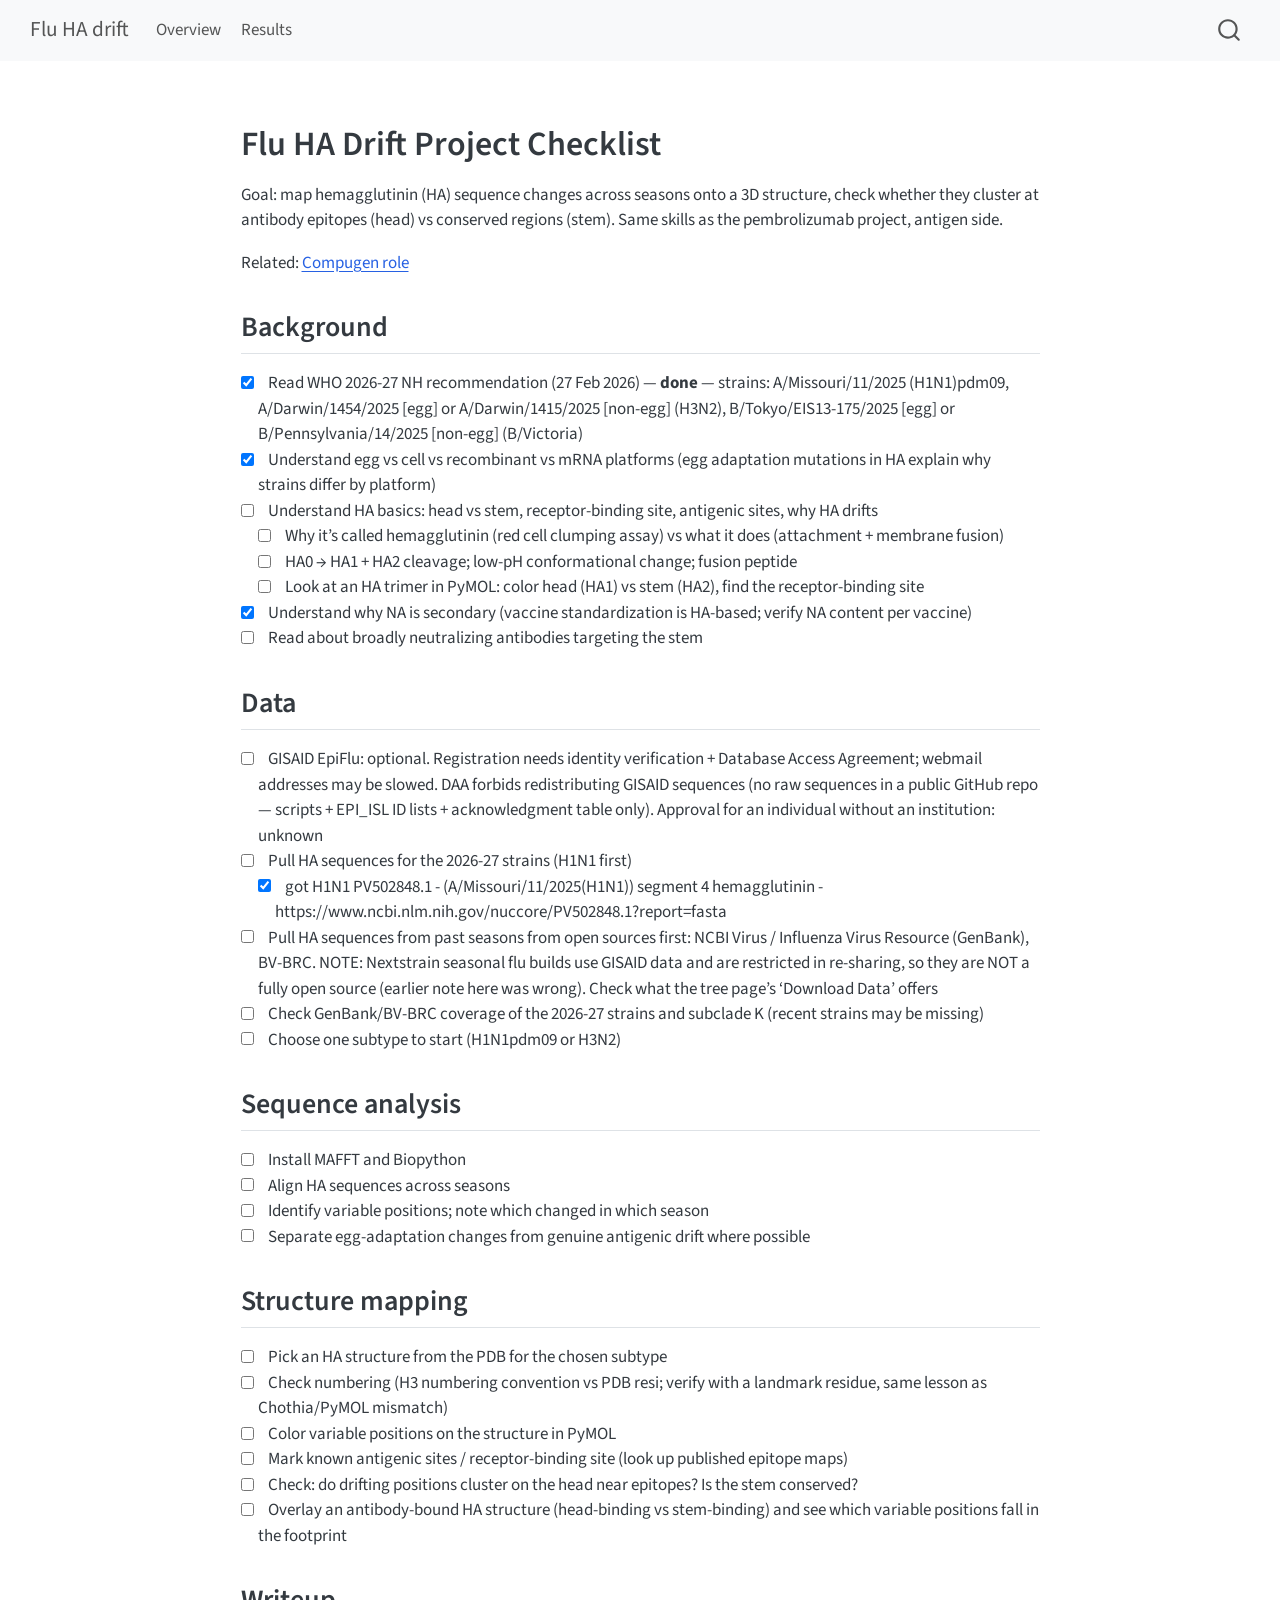
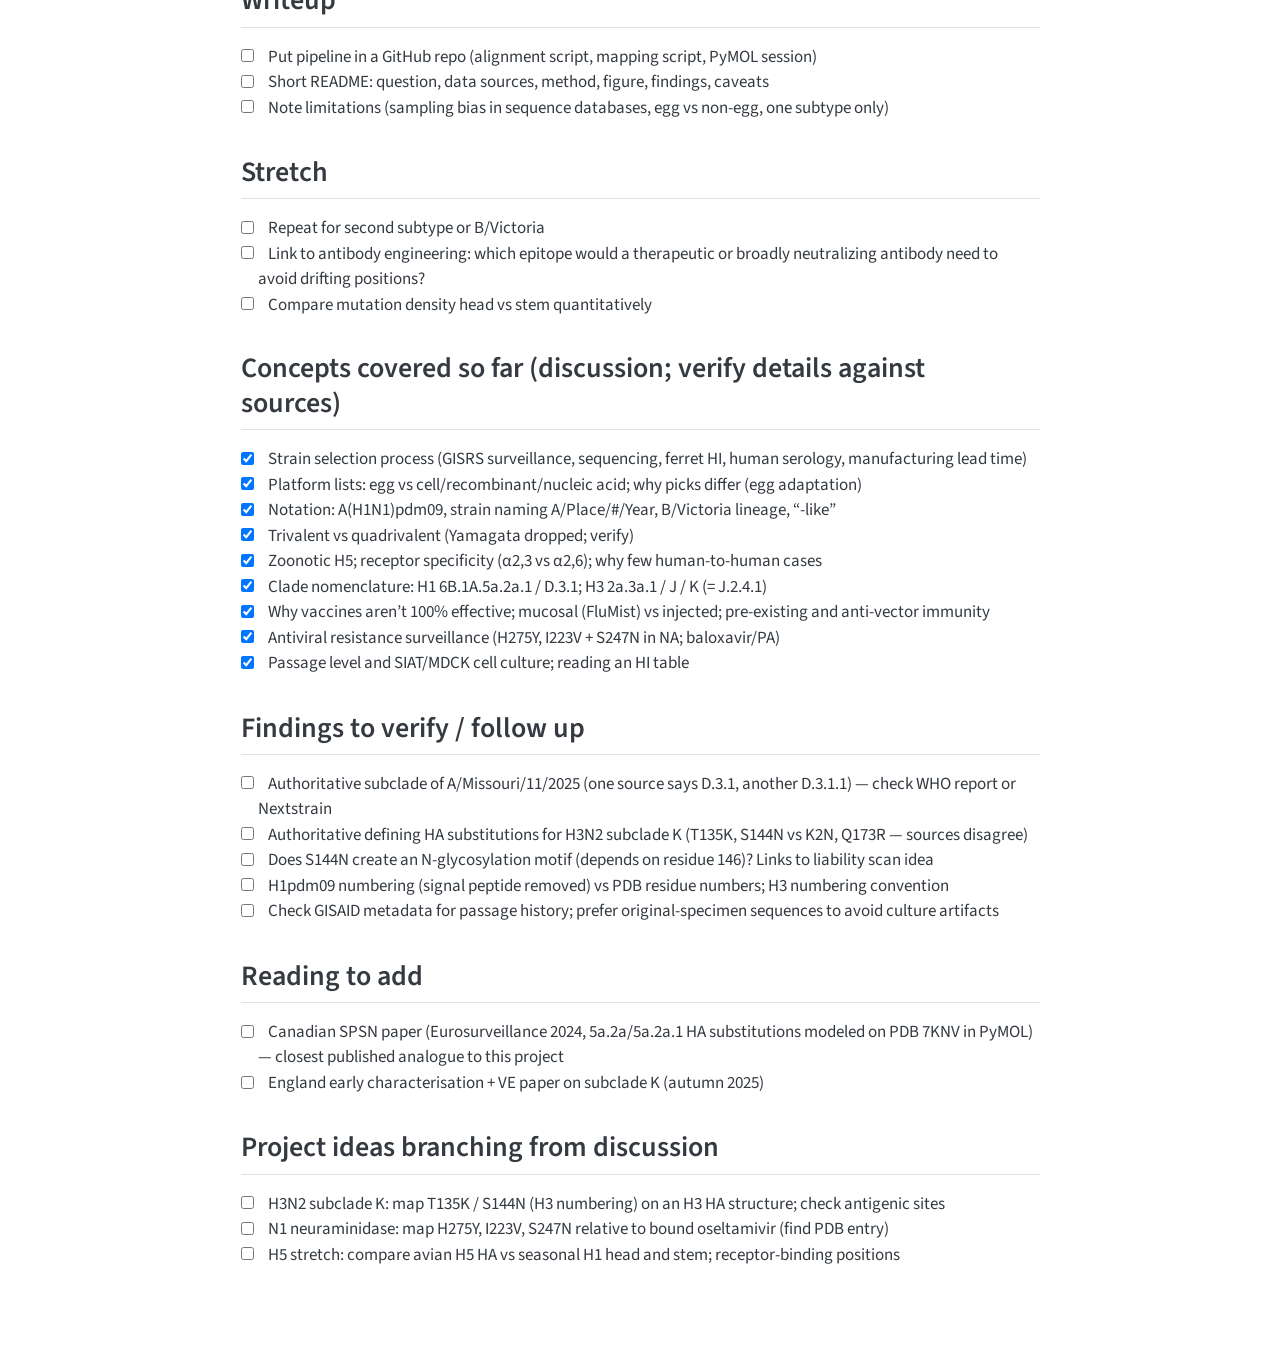
<file: flu-ha-drift-checklist.html>
<!DOCTYPE html>
<html xmlns="http://www.w3.org/1999/xhtml" lang="en" xml:lang="en"><head>

<meta charset="utf-8">
<meta name="generator" content="quarto-1.11.9">

<meta name="viewport" content="width=device-width, initial-scale=1.0, user-scalable=yes">


<title>flu-ha-drift-checklist – Flu HA drift</title>
<style>
/* Default styles provided by pandoc.
** See https://pandoc.org/MANUAL.html#variables-for-html for config info.
*/
span.smallcaps{font-variant: small-caps;}
div.columns{display: flex; gap: 1.5em;}
div.column{flex: auto;}
@media screen {
div.columns{gap: min(4vw, 1.5em);}
div.column{overflow-x: auto;}
}
div.hanging-indent{margin-left: 1.5em; text-indent: -1.5em;}
ul.task-list{list-style: none;}
ul.task-list li input[type="checkbox"] {
  width: 0.8em;
  margin: 0 0.8em 0.2em -1em; /* quarto-specific, see https://github.com/quarto-dev/quarto-cli/issues/4556 */ 
  vertical-align: middle;
}
</style>


<script src="site_libs/quarto-nav/quarto-nav.js"></script>
<script src="site_libs/quarto-nav/headroom.min.js"></script>
<script src="site_libs/clipboard/clipboard.min.js"></script>
<script src="site_libs/quarto-search/autocomplete.umd.js"></script>
<script src="site_libs/quarto-search/fuse.min.js"></script>
<script src="site_libs/quarto-search/quarto-search.js"></script>
<meta name="quarto:offset" content="./">
<script src="site_libs/quarto-html/quarto.js" type="module"></script>
<script src="site_libs/quarto-html/tabsets/tabsets.js" type="module"></script>
<script src="site_libs/quarto-html/scrollable-regions/scrollable-regions.js" type="module"></script>
<script src="site_libs/quarto-html/popper.min.js"></script>
<script src="site_libs/quarto-html/tippy.umd.min.js"></script>
<script src="site_libs/quarto-html/anchor.min.js"></script>
<link href="site_libs/quarto-html/tippy.css" rel="stylesheet">
<link href="site_libs/quarto-html/quarto-syntax-highlighting-63b5708e65d6cd79cd7618c58d0c21e7.css" rel="stylesheet" id="quarto-text-highlighting-styles">
<script src="site_libs/bootstrap/bootstrap.min.js"></script>
<link href="site_libs/bootstrap/bootstrap-icons.css" rel="stylesheet">
<link href="site_libs/bootstrap/bootstrap-d31a0c91b01e363be7b7a36e602e2c70.min.css" rel="stylesheet" append-hash="true" id="quarto-bootstrap" data-mode="light">
<script id="quarto-search-options" type="application/json">{
  "location": "navbar",
  "copy-button": false,
  "collapse-after": 3,
  "panel-placement": "end",
  "type": "overlay",
  "limit": 50,
  "keyboard-shortcut": [
    "f",
    "/",
    "s"
  ],
  "show-item-context": false,
  "language": {
    "search-no-results-text": "No results",
    "search-matching-documents-text": "matching documents",
    "search-copy-link-title": "Copy link to search",
    "search-hide-matches-text": "Hide additional matches",
    "search-more-match-text": "more match in this document",
    "search-more-matches-text": "more matches in this document",
    "search-clear-button-title": "Clear",
    "search-text-placeholder": "",
    "search-detached-cancel-button-title": "Cancel",
    "search-submit-button-title": "Submit",
    "search-label": "Search"
  }
}</script>


</head>

<body class="nav-fixed fullcontent quarto-light"><a id="quarto-skip-link" class="visually-hidden-focusable" href="#quarto-document-content">Skip to main content</a>

<div id="quarto-search-results"></div>
  <header id="quarto-header" class="headroom fixed-top">
    <nav class="navbar navbar-expand-lg " data-bs-theme="dark" aria-label="Site">
      <div class="navbar-container container-fluid">
      <div class="navbar-brand-container mx-auto">
    <a class="navbar-brand" href="./index.html">
    <span class="navbar-title">Flu HA drift</span>
    </a>
  </div>
          <button class="navbar-toggler" type="button" data-bs-toggle="collapse" data-bs-target="#navbarCollapse" aria-controls="navbarCollapse" aria-expanded="false" aria-label="Toggle navigation" onclick="if (window.quartoToggleHeadroom) { window.quartoToggleHeadroom(); }">
  <span class="navbar-toggler-icon"></span>
</button>
          <div class="collapse navbar-collapse" id="navbarCollapse">
            <ul class="navbar-nav navbar-nav-scroll me-auto">
  <li class="nav-item">
    <a class="nav-link" href="./project-overview.html"> 
<span class="menu-text">Overview</span></a>
  </li>  
  <li class="nav-item">
    <a class="nav-link" href="./index.html"> 
<span class="menu-text">Results</span></a>
  </li>  
</ul>
          </div> <!-- /navcollapse -->
            <div class="quarto-navbar-tools">
</div>
            <div id="quarto-search" class="" title="Search"></div>
      </div> <!-- /container-fluid -->
    </nav>
</header>
<!-- content -->
<div id="quarto-content" class="quarto-container page-columns page-rows-contents page-layout-article page-navbar">
<!-- sidebar -->
<!-- margin-sidebar -->
    
<!-- main -->
<main class="content" id="quarto-document-content" tabindex="-1"><header id="title-block-header" class="quarto-title-block"></header>




<section id="flu-ha-drift-project-checklist" class="level1">
<h1>Flu HA Drift Project Checklist</h1>
<p>Goal: map hemagglutinin (HA) sequence changes across seasons onto a 3D structure, check whether they cluster at antibody epitopes (head) vs conserved regions (stem). Same skills as the pembrolizumab project, antigen side.</p>
<p>Related: <a href="https://cgen.com/careers/career-detail/default.aspx?uid=F3.27F">Compugen role</a></p>
<section id="background" class="level2">
<h2 class="anchored" data-anchor-id="background">Background</h2>
<ul class="task-list">
<li><label><input type="checkbox" checked="">Read WHO 2026-27 NH recommendation (27 Feb 2026) — <strong>done</strong> — strains: A/Missouri/11/2025 (H1N1)pdm09, A/Darwin/1454/2025 [egg] or A/Darwin/1415/2025 [non-egg] (H3N2), B/Tokyo/EIS13-175/2025 [egg] or B/Pennsylvania/14/2025 [non-egg] (B/Victoria)</label></li>
<li><label><input type="checkbox" checked="">Understand egg vs cell vs recombinant vs mRNA platforms (egg adaptation mutations in HA explain why strains differ by platform)</label></li>
<li><label><input type="checkbox">Understand HA basics: head vs stem, receptor-binding site, antigenic sites, why HA drifts</label>
<ul class="task-list">
<li><label><input type="checkbox">Why it’s called hemagglutinin (red cell clumping assay) vs what it does (attachment + membrane fusion)</label></li>
<li><label><input type="checkbox">HA0 → HA1 + HA2 cleavage; low-pH conformational change; fusion peptide</label></li>
<li><label><input type="checkbox">Look at an HA trimer in PyMOL: color head (HA1) vs stem (HA2), find the receptor-binding site</label></li>
</ul></li>
<li><label><input type="checkbox" checked="">Understand why NA is secondary (vaccine standardization is HA-based; verify NA content per vaccine)</label></li>
<li><label><input type="checkbox">Read about broadly neutralizing antibodies targeting the stem</label></li>
</ul>
</section>
<section id="data" class="level2">
<h2 class="anchored" data-anchor-id="data">Data</h2>
<ul class="task-list">
<li><label><input type="checkbox">GISAID EpiFlu: optional. Registration needs identity verification + Database Access Agreement; webmail addresses may be slowed. DAA forbids redistributing GISAID sequences (no raw sequences in a public GitHub repo — scripts + EPI_ISL ID lists + acknowledgment table only). Approval for an individual without an institution: unknown</label></li>
<li><label><input type="checkbox">Pull HA sequences for the 2026-27 strains (H1N1 first)</label>
<ul class="task-list">
<li><label><input type="checkbox" checked="">got H1N1 PV502848.1 - (A/Missouri/11/2025(H1N1)) segment 4 hemagglutinin - https://www.ncbi.nlm.nih.gov/nuccore/PV502848.1?report=fasta</label></li>
</ul></li>
<li><label><input type="checkbox">Pull HA sequences from past seasons from open sources first: NCBI Virus / Influenza Virus Resource (GenBank), BV-BRC. NOTE: Nextstrain seasonal flu builds use GISAID data and are restricted in re-sharing, so they are NOT a fully open source (earlier note here was wrong). Check what the tree page’s ‘Download Data’ offers</label></li>
<li><label><input type="checkbox">Check GenBank/BV-BRC coverage of the 2026-27 strains and subclade K (recent strains may be missing)</label></li>
<li><label><input type="checkbox">Choose one subtype to start (H1N1pdm09 or H3N2)</label></li>
</ul>
</section>
<section id="sequence-analysis" class="level2">
<h2 class="anchored" data-anchor-id="sequence-analysis">Sequence analysis</h2>
<ul class="task-list">
<li><label><input type="checkbox">Install MAFFT and Biopython</label></li>
<li><label><input type="checkbox">Align HA sequences across seasons</label></li>
<li><label><input type="checkbox">Identify variable positions; note which changed in which season</label></li>
<li><label><input type="checkbox">Separate egg-adaptation changes from genuine antigenic drift where possible</label></li>
</ul>
</section>
<section id="structure-mapping" class="level2">
<h2 class="anchored" data-anchor-id="structure-mapping">Structure mapping</h2>
<ul class="task-list">
<li><label><input type="checkbox">Pick an HA structure from the PDB for the chosen subtype</label></li>
<li><label><input type="checkbox">Check numbering (H3 numbering convention vs PDB resi; verify with a landmark residue, same lesson as Chothia/PyMOL mismatch)</label></li>
<li><label><input type="checkbox">Color variable positions on the structure in PyMOL</label></li>
<li><label><input type="checkbox">Mark known antigenic sites / receptor-binding site (look up published epitope maps)</label></li>
<li><label><input type="checkbox">Check: do drifting positions cluster on the head near epitopes? Is the stem conserved?</label></li>
<li><label><input type="checkbox">Overlay an antibody-bound HA structure (head-binding vs stem-binding) and see which variable positions fall in the footprint</label></li>
</ul>
</section>
<section id="writeup" class="level2">
<h2 class="anchored" data-anchor-id="writeup">Writeup</h2>
<ul class="task-list">
<li><label><input type="checkbox">Put pipeline in a GitHub repo (alignment script, mapping script, PyMOL session)</label></li>
<li><label><input type="checkbox">Short README: question, data sources, method, figure, findings, caveats</label></li>
<li><label><input type="checkbox">Note limitations (sampling bias in sequence databases, egg vs non-egg, one subtype only)</label></li>
</ul>
</section>
<section id="stretch" class="level2">
<h2 class="anchored" data-anchor-id="stretch">Stretch</h2>
<ul class="task-list">
<li><label><input type="checkbox">Repeat for second subtype or B/Victoria</label></li>
<li><label><input type="checkbox">Link to antibody engineering: which epitope would a therapeutic or broadly neutralizing antibody need to avoid drifting positions?</label></li>
<li><label><input type="checkbox">Compare mutation density head vs stem quantitatively</label></li>
</ul>
</section>
<section id="concepts-covered-so-far-discussion-verify-details-against-sources" class="level2">
<h2 class="anchored" data-anchor-id="concepts-covered-so-far-discussion-verify-details-against-sources">Concepts covered so far (discussion; verify details against sources)</h2>
<ul class="task-list">
<li><label><input type="checkbox" checked="">Strain selection process (GISRS surveillance, sequencing, ferret HI, human serology, manufacturing lead time)</label></li>
<li><label><input type="checkbox" checked="">Platform lists: egg vs cell/recombinant/nucleic acid; why picks differ (egg adaptation)</label></li>
<li><label><input type="checkbox" checked="">Notation: A(H1N1)pdm09, strain naming A/Place/#/Year, B/Victoria lineage, “-like”</label></li>
<li><label><input type="checkbox" checked="">Trivalent vs quadrivalent (Yamagata dropped; verify)</label></li>
<li><label><input type="checkbox" checked="">Zoonotic H5; receptor specificity (α2,3 vs α2,6); why few human-to-human cases</label></li>
<li><label><input type="checkbox" checked="">Clade nomenclature: H1 6B.1A.5a.2a.1 / D.3.1; H3 2a.3a.1 / J / K (= J.2.4.1)</label></li>
<li><label><input type="checkbox" checked="">Why vaccines aren’t 100% effective; mucosal (FluMist) vs injected; pre-existing and anti-vector immunity</label></li>
<li><label><input type="checkbox" checked="">Antiviral resistance surveillance (H275Y, I223V + S247N in NA; baloxavir/PA)</label></li>
<li><label><input type="checkbox" checked="">Passage level and SIAT/MDCK cell culture; reading an HI table</label></li>
</ul>
</section>
<section id="findings-to-verify-follow-up" class="level2">
<h2 class="anchored" data-anchor-id="findings-to-verify-follow-up">Findings to verify / follow up</h2>
<ul class="task-list">
<li><label><input type="checkbox">Authoritative subclade of A/Missouri/11/2025 (one source says D.3.1, another D.3.1.1) — check WHO report or Nextstrain</label></li>
<li><label><input type="checkbox">Authoritative defining HA substitutions for H3N2 subclade K (T135K, S144N vs K2N, Q173R — sources disagree)</label></li>
<li><label><input type="checkbox">Does S144N create an N-glycosylation motif (depends on residue 146)? Links to liability scan idea</label></li>
<li><label><input type="checkbox">H1pdm09 numbering (signal peptide removed) vs PDB residue numbers; H3 numbering convention</label></li>
<li><label><input type="checkbox">Check GISAID metadata for passage history; prefer original-specimen sequences to avoid culture artifacts</label></li>
</ul>
</section>
<section id="reading-to-add" class="level2">
<h2 class="anchored" data-anchor-id="reading-to-add">Reading to add</h2>
<ul class="task-list">
<li><label><input type="checkbox">Canadian SPSN paper (Eurosurveillance 2024, 5a.2a/5a.2a.1 HA substitutions modeled on PDB 7KNV in PyMOL) — closest published analogue to this project</label></li>
<li><label><input type="checkbox">England early characterisation + VE paper on subclade K (autumn 2025)</label></li>
</ul>
</section>
<section id="project-ideas-branching-from-discussion" class="level2">
<h2 class="anchored" data-anchor-id="project-ideas-branching-from-discussion">Project ideas branching from discussion</h2>
<ul class="task-list">
<li><label><input type="checkbox">H3N2 subclade K: map T135K / S144N (H3 numbering) on an H3 HA structure; check antigenic sites</label></li>
<li><label><input type="checkbox">N1 neuraminidase: map H275Y, I223V, S247N relative to bound oseltamivir (find PDB entry)</label></li>
<li><label><input type="checkbox">H5 stretch: compare avian H5 HA vs seasonal H1 head and stem; receptor-binding positions</label></li>
</ul>


</section>
</section>

</main> <!-- /main -->
<script id="quarto-html-after-body" type="application/javascript">
  window.document.addEventListener("DOMContentLoaded", function (event) {
    const icon = "";
    const anchorJS = new window.AnchorJS();
    anchorJS.options = {
      placement: 'right',
      icon: icon
    };
    anchorJS.add('.anchored');
    const isCodeAnnotation = (el) => {
      for (const clz of el.classList) {
        if (clz.startsWith('code-annotation-')) {                     
          return true;
        }
      }
      return false;
    }
    const onCopySuccess = function(e) {
      // button target
      const button = e.trigger;
      // don't keep focus
      button.blur();
      // flash "checked"
      button.classList.add('code-copy-button-checked');
      var currentTitle = button.getAttribute("title");
      button.setAttribute("title", "Copied!");
      let tooltip;
      if (window.bootstrap) {
        button.setAttribute("data-bs-toggle", "tooltip");
        button.setAttribute("data-bs-placement", "left");
        button.setAttribute("data-bs-title", "Copied!");
        tooltip = new bootstrap.Tooltip(button, 
          { trigger: "manual", 
            customClass: "code-copy-button-tooltip",
            offset: [0, -8]});
        tooltip.show();    
      }
      setTimeout(function() {
        if (tooltip) {
          tooltip.hide();
          button.removeAttribute("data-bs-title");
          button.removeAttribute("data-bs-toggle");
          button.removeAttribute("data-bs-placement");
        }
        button.setAttribute("title", currentTitle);
        button.classList.remove('code-copy-button-checked');
      }, 1000);
      // clear code selection
      e.clearSelection();
    }
    const getTextToCopy = function(trigger) {
      const outerScaffold = trigger.parentElement.cloneNode(true);
      const codeEl = outerScaffold.querySelector('code');
      for (const childEl of codeEl.children) {
        if (isCodeAnnotation(childEl)) {
          childEl.remove();
        }
      }
      return codeEl.innerText;
    }
    const clipboard = new window.ClipboardJS('.code-copy-button:not([data-in-quarto-modal])', {
      text: getTextToCopy
    });
    clipboard.on('success', onCopySuccess);
    if (window.document.getElementById('quarto-embedded-source-code-modal')) {
      const clipboardModal = new window.ClipboardJS('.code-copy-button[data-in-quarto-modal]', {
        text: getTextToCopy,
        container: window.document.getElementById('quarto-embedded-source-code-modal')
      });
      clipboardModal.on('success', onCopySuccess);
    }
      var localhostRegex = new RegExp(/^(?:http|https):\/\/localhost\:?[0-9]*\//);
      var mailtoRegex = new RegExp(/^mailto:/);
        var filterRegex = new RegExp("https:\/\/jicrbuh\.github\.io\/flu-project\/");
      var isInternal = (href) => {
          return filterRegex.test(href) || localhostRegex.test(href) || mailtoRegex.test(href);
      }
      // Inspect non-navigation links and adorn them if external
      window.quartoDecorateExternalLinks = function (root) {
     var links = (root || window.document).querySelectorAll('a[href]:not(.nav-link):not(.navbar-brand):not(.toc-action):not(.sidebar-link):not(.sidebar-item-toggle):not(.pagination-link):not(.no-external):not([aria-hidden]):not(.dropdown-item):not(.quarto-navigation-tool):not(.about-link)');
      for (var i=0; i<links.length; i++) {
        const link = links[i];
        if (!isInternal(link.href)) {
          // undo the damage that might have been done by quarto-nav.js in the case of
          // links that we want to consider external
          if (link.dataset.originalHref !== undefined) {
            link.href = link.dataset.originalHref;
          }
          if (!link.classList.contains('no-external-icon')) {
          }
        }
      }
      };
      window.quartoDecorateExternalLinks(window.document);
    // Esc closes the popup (WCAG 1.4.13) and focus leaving both trigger and
    // popup closes it (WCAG 2.4.11); tippy handles neither for interactive popups.
    const hideOnEscAndFocusOut = {
      name: 'hideOnEscAndFocusOut',
      defaultValue: true,
      fn(instance) {
        const dismiss = () => {
          // A show scheduled by the trigger delay would otherwise reopen it
          instance.clearDelayTimeouts();
          instance.hide();
        };
        const onKeyDown = (event) => {
          if (event.key !== 'Escape') {
            return;
          }
          // Keep Esc from also reaching page handlers (e.g. reveal.js overview),
          // except an open reveal.js slide menu, which Esc should close too.
          // The menu handles keys only when its keyboard option is on.
          const menuHandlesEsc = window.Reveal?.getPlugin?.('menu')?.isOpen() &&
            window.Reveal.getConfig().menu?.keyboard !== false;
          if (!menuHandlesEsc) {
            event.stopPropagation();
          }
          if (instance.popper.contains(window.document.activeElement)) {
            // Disabled while refocusing so the focus trigger does not reopen it
            instance.disable();
            instance.reference.focus();
            instance.enable();
          }
          dismiss();
        };
        const onFocusOut = (event) => {
          const target = event.relatedTarget;
          if (target && !instance.reference.contains(target) &&
              !instance.popper.contains(target)) {
            dismiss();
          }
        };
        // On the trigger too: a click trigger (code-annotations: select) has no
        // blur handling. Attached for the instance's lifetime so leaving the
        // trigger also cancels a show still pending on the trigger delay.
        instance.reference.addEventListener('focusout', onFocusOut);
        return {
          onShow() {
            window.document.addEventListener('keydown', onKeyDown, true);
            instance.popper.addEventListener('focusout', onFocusOut);
          },
          onHide() {
            window.document.removeEventListener('keydown', onKeyDown, true);
            instance.popper.removeEventListener('focusout', onFocusOut);
          },
          onDestroy() {
            instance.reference.removeEventListener('focusout', onFocusOut);
          },
        };
      },
    };
    function tippyHover(el, contentFn, onTriggerFn, onUntriggerFn) {
      const config = {
        allowHTML: true,
        maxWidth: 500,
        delay: 100,
        arrow: false,
        appendTo: function(el) {
            return el.parentElement;
        },
        interactive: true,
        interactiveBorder: 10,
        theme: 'quarto',
        placement: 'bottom-start',
        plugins: [hideOnEscAndFocusOut],
      };
      if (contentFn) {
        config.content = contentFn;
      }
      if (onTriggerFn) {
        config.onTrigger = onTriggerFn;
      }
      if (onUntriggerFn) {
        config.onUntrigger = onUntriggerFn;
      }
      window.tippy(el, config); 
    }
    const noterefs = window.document.querySelectorAll('a[role="doc-noteref"]');
    for (var i=0; i<noterefs.length; i++) {
      const ref = noterefs[i];
      tippyHover(ref, function() {
        // use id or data attribute instead here
        let href = ref.getAttribute('data-footnote-href') || ref.getAttribute('href');
        try { href = new URL(href).hash; } catch {}
        const id = href.replace(/^#\/?/, "");
        const note = window.document.getElementById(id);
        if (note) {
          return note.innerHTML;
        } else {
          return "";
        }
      });
    }
    const xrefs = window.document.querySelectorAll('a.quarto-xref');
    const processXRef = (id, note) => {
      // Strip column container classes
      const stripColumnClz = (el) => {
        el.classList.remove("page-full", "page-columns");
        if (el.children) {
          for (const child of el.children) {
            stripColumnClz(child);
          }
        }
      }
      stripColumnClz(note)
      if (id === null || id.startsWith('sec-')) {
        // Special case sections, only their first couple elements
        const container = document.createElement("div");
        if (note.children && note.children.length > 2) {
          container.appendChild(note.children[0].cloneNode(true));
          for (let i = 1; i < note.children.length; i++) {
            const child = note.children[i];
            if (child.tagName === "P" && child.innerText === "") {
              continue;
            } else {
              container.appendChild(child.cloneNode(true));
              break;
            }
          }
          if (window.Quarto?.typesetMath) {
            window.Quarto.typesetMath(container);
          }
          return container.innerHTML
        } else {
          if (window.Quarto?.typesetMath) {
            window.Quarto.typesetMath(note);
          }
          return note.innerHTML;
        }
      } else {
        // Remove any anchor links if they are present
        const anchorLink = note.querySelector('a.anchorjs-link');
        if (anchorLink) {
          anchorLink.remove();
        }
        if (window.Quarto?.typesetMath) {
          window.Quarto.typesetMath(note);
        }
        if (note.classList.contains("callout")) {
          return note.outerHTML;
        } else {
          return note.innerHTML;
        }
      }
    }
    for (var i=0; i<xrefs.length; i++) {
      const xref = xrefs[i];
      tippyHover(xref, undefined, function(instance) {
        instance.disable();
        let url = xref.getAttribute('href');
        let hash = undefined; 
        if (url.startsWith('#')) {
          hash = url;
        } else {
          try { hash = new URL(url).hash; } catch {}
        }
        if (hash) {
          const id = hash.replace(/^#\/?/, "");
          const note = window.document.getElementById(id);
          if (note !== null) {
            try {
              const html = processXRef(id, note.cloneNode(true));
              instance.setContent(html);
            } finally {
              instance.enable();
              instance.show();
            }
          } else {
            // See if we can fetch this
            fetch(url.split('#')[0])
            .then(res => res.text())
            .then(html => {
              const parser = new DOMParser();
              const htmlDoc = parser.parseFromString(html, "text/html");
              const note = htmlDoc.getElementById(id);
              if (note !== null) {
                const html = processXRef(id, note);
                instance.setContent(html);
              } 
            }).finally(() => {
              instance.enable();
              instance.show();
            });
          }
        } else {
          // See if we can fetch a full url (with no hash to target)
          // This is a special case and we should probably do some content thinning / targeting
          fetch(url)
          .then(res => res.text())
          .then(html => {
            const parser = new DOMParser();
            const htmlDoc = parser.parseFromString(html, "text/html");
            const note = htmlDoc.querySelector('main.content');
            if (note !== null) {
              // This should only happen for chapter cross references
              // (since there is no id in the URL)
              // remove the first header
              if (note.children.length > 0 && note.children[0].tagName === "HEADER") {
                note.children[0].remove();
              }
              const html = processXRef(null, note);
              instance.setContent(html);
            } 
          }).finally(() => {
            instance.enable();
            instance.show();
          });
        }
      }, function(instance) {
      });
    }
        let selectedAnnoteEl;
        const selectorForAnnotation = ( cell, annotation) => {
          let cellAttr = 'data-code-cell="' + cell + '"';
          let lineAttr = 'data-code-annotation="' +  annotation + '"';
          const selector = 'span[' + cellAttr + '][' + lineAttr + ']';
          return selector;
        }
        const selectCodeLines = (annoteEl) => {
          const doc = window.document;
          const targetCell = annoteEl.getAttribute("data-target-cell");
          const targetAnnotation = annoteEl.getAttribute("data-target-annotation");
          const annoteSpan = window.document.querySelector(selectorForAnnotation(targetCell, targetAnnotation));
          const lines = annoteSpan.getAttribute("data-code-lines").split(",");
          const lineIds = lines.map((line) => {
            return targetCell + "-" + line;
          })
          // Each band is positioned against its own containing block, which is
          // not the offsetParent of the lines, so place it from client rects.
          const placeBand = (band, firstEl, lastEl, codeBlock) => {
            const container = band.offsetParent;
            if (container === null) {
              return;
            }
            const containerRect = container.getBoundingClientRect();
            // Reveal.js scales slides with a transform, so convert client
            // pixels back to the CSS pixels of the container.
            const scale = containerRect.height / container.offsetHeight || 1;
            const firstRect = firstEl.getBoundingClientRect();
            const lastRect = lastEl.getBoundingClientRect();
            const top = (firstRect.top - containerRect.top) / scale - container.clientTop + container.scrollTop;
            const height = (lastRect.bottom - firstRect.top) / scale;
            band.style.top = top - 2 + "px";
            band.style.height = height + 4 + "px";
            if (codeBlock) {
              // Without the copy button wrapper, the containing block is wider
              // than the code block, so span the code block explicitly.
              const blockRect = codeBlock.getBoundingClientRect();
              band.style.left = (blockRect.left - containerRect.left) / scale - container.clientLeft + container.scrollLeft + "px";
              band.style.width = blockRect.width / scale + "px";
            }
          };
          if (lineIds.length > 0) {
            const el = window.document.getElementById(lineIds[0]);
            const lastEl = window.document.getElementById(lineIds[lineIds.length - 1]);
            const parent = el.parentElement.parentElement;
            // cook up a div (if necessary) and position it
            let div = window.document.getElementById("code-annotation-line-highlight");
            if (div === null) {
              div = window.document.createElement("div");
              div.setAttribute("id", "code-annotation-line-highlight");
              div.style.position = 'absolute';
              parent.appendChild(div);
            }
            placeBand(div, el, lastEl, parent.closest("div.sourceCode") || parent);
            let gutterDiv = window.document.getElementById("code-annotation-line-highlight-gutter");
            if (gutterDiv === null) {
              gutterDiv = window.document.createElement("div");
              gutterDiv.setAttribute("id", "code-annotation-line-highlight-gutter");
              gutterDiv.style.position = 'absolute';
              const codeCell = window.document.getElementById(targetCell);
              const gutter = codeCell.querySelector('.code-annotation-gutter');
              gutter.appendChild(gutterDiv);
            }
            placeBand(gutterDiv, el, lastEl);
            selectedAnnoteEl = annoteEl;
          }
        };
        const unselectCodeLines = () => {
          const elementsIds = ["code-annotation-line-highlight", "code-annotation-line-highlight-gutter"];
          elementsIds.forEach((elId) => {
            const div = window.document.getElementById(elId);
            if (div) {
              div.remove();
            }
          });
          selectedAnnoteEl = undefined;
        };
          // Handle positioning of the toggle
      window.addEventListener(
        "resize",
        throttle(() => {
          elRect = undefined;
          if (selectedAnnoteEl) {
            selectCodeLines(selectedAnnoteEl);
          }
        }, 10)
      );
      function throttle(fn, ms) {
      let throttle = false;
      let timer;
        return (...args) => {
          if(!throttle) { // first call gets through
              fn.apply(this, args);
              throttle = true;
          } else { // all the others get throttled
              if(timer) clearTimeout(timer); // cancel #2
              timer = setTimeout(() => {
                fn.apply(this, args);
                timer = throttle = false;
              }, ms);
          }
        };
      }
        // Attach click handler to the DT
        const annoteDls = window.document.querySelectorAll('dt[data-target-cell]');
        for (const annoteDlNode of annoteDls) {
          annoteDlNode.addEventListener('click', (event) => {
            const clickedEl = event.target;
            if (clickedEl !== selectedAnnoteEl) {
              unselectCodeLines();
              const activeEl = window.document.querySelector('dt[data-target-cell].code-annotation-active');
              if (activeEl) {
                activeEl.classList.remove('code-annotation-active');
              }
              selectCodeLines(clickedEl);
              clickedEl.classList.add('code-annotation-active');
            } else {
              // Unselect the line
              unselectCodeLines();
              clickedEl.classList.remove('code-annotation-active');
            }
          });
        }
    const findCites = (el) => {
      const parentEl = el.parentElement;
      if (parentEl) {
        const cites = parentEl.dataset.cites;
        if (cites) {
          return {
            el,
            cites: cites.split(' ')
          };
        } else {
          return findCites(el.parentElement)
        }
      } else {
        return undefined;
      }
    };
    var bibliorefs = window.document.querySelectorAll('a[role="doc-biblioref"]');
    for (var i=0; i<bibliorefs.length; i++) {
      const ref = bibliorefs[i];
      const citeInfo = findCites(ref);
      if (citeInfo) {
        tippyHover(citeInfo.el, function() {
          var popup = window.document.createElement('div');
          citeInfo.cites.forEach(function(cite) {
            var citeDiv = window.document.createElement('div');
            citeDiv.classList.add('hanging-indent');
            citeDiv.classList.add('csl-entry');
            var biblioDiv = window.document.getElementById('ref-' + cite);
            if (biblioDiv) {
              citeDiv.innerHTML = biblioDiv.innerHTML;
            }
            popup.appendChild(citeDiv);
          });
          return popup.innerHTML;
        });
      }
    }
  });
  </script>
  <script type="application/javascript">
  window.quartoScrollableRegionsLabels = {"code":"Scrollable code","output":"Scrollable output"};
  </script>
</div> <!-- /content -->




</body></html>
</file>
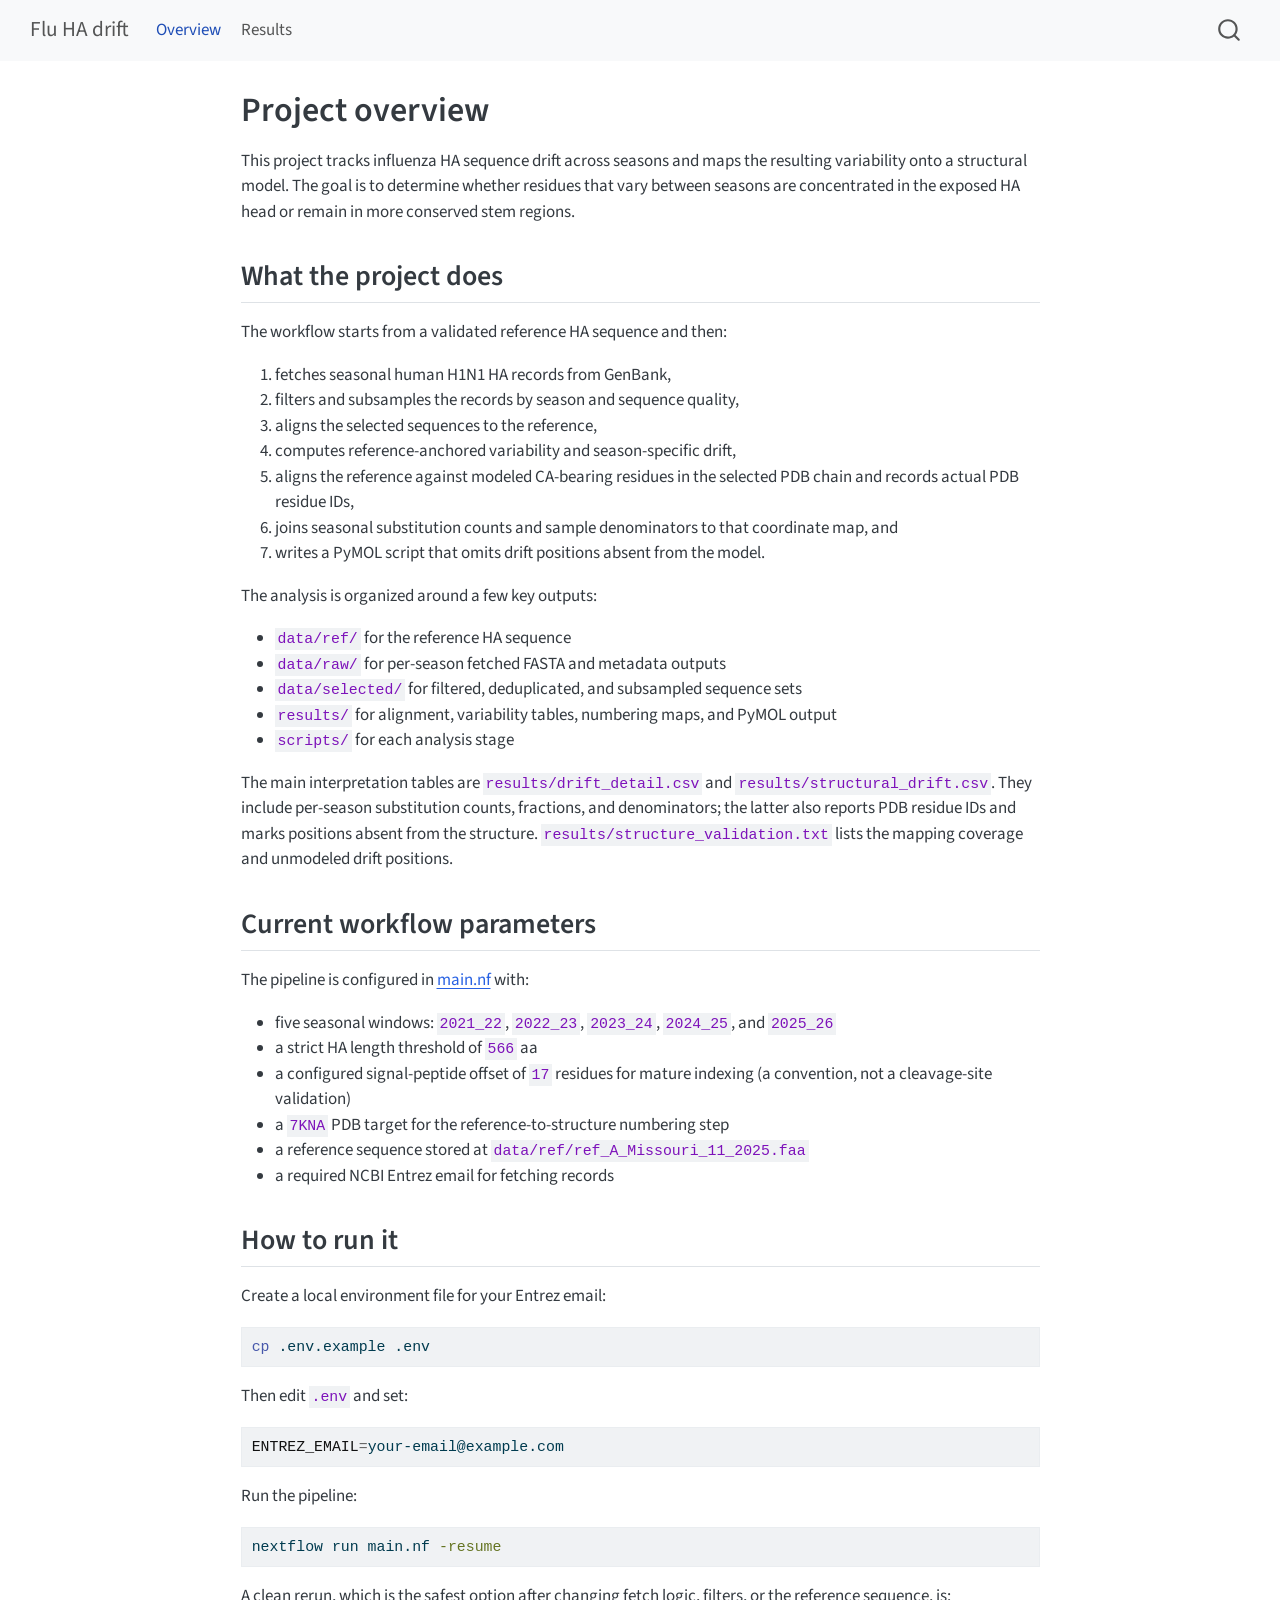
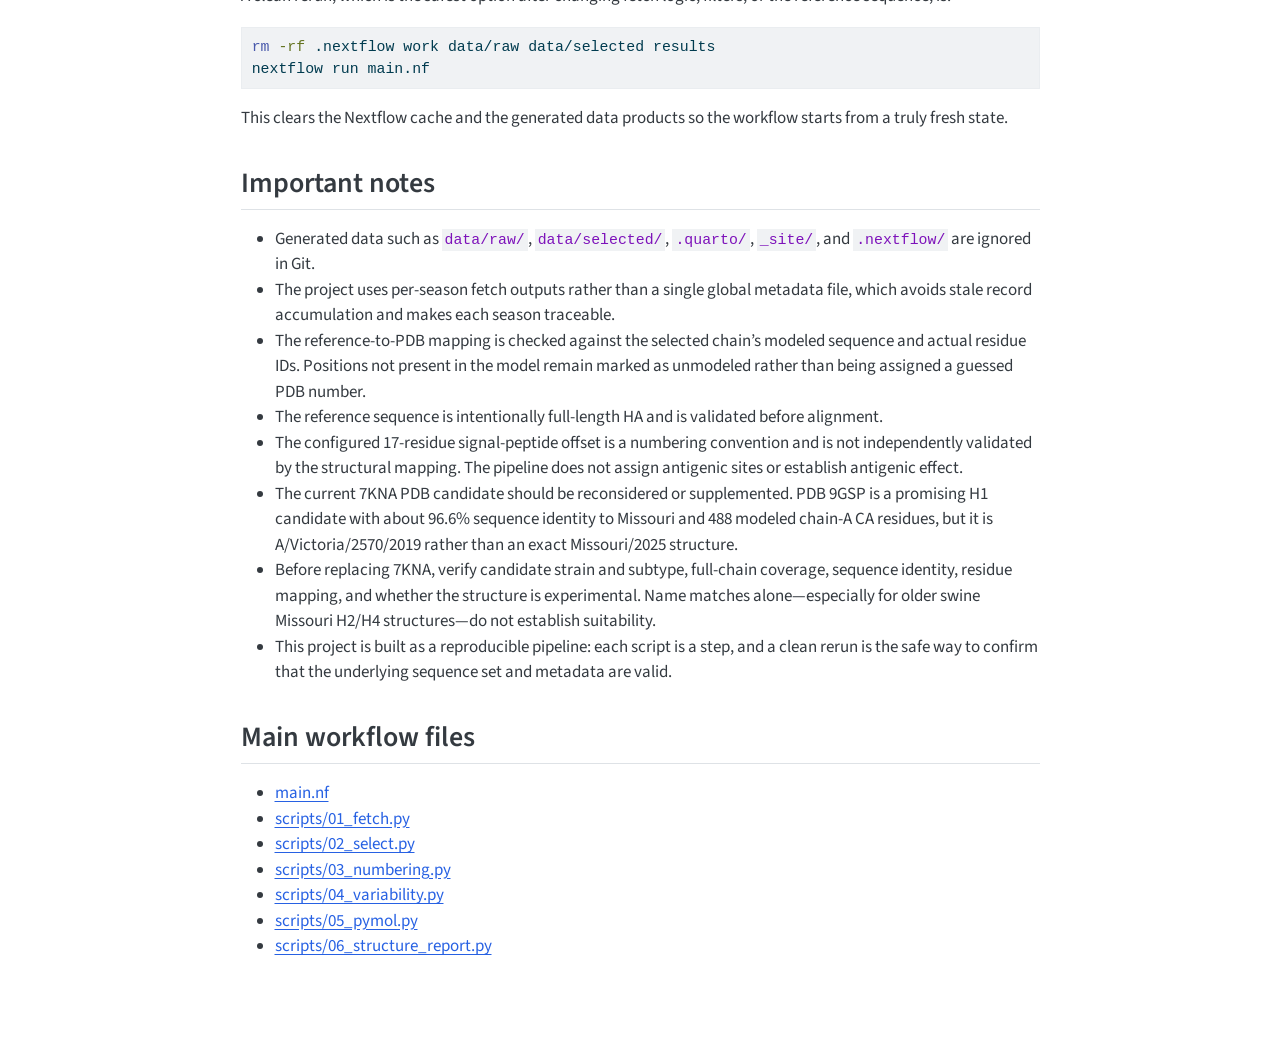
<file: project-overview.html>
<!DOCTYPE html>
<html xmlns="http://www.w3.org/1999/xhtml" lang="en" xml:lang="en"><head>

<meta charset="utf-8">
<meta name="generator" content="quarto-1.11.9">

<meta name="viewport" content="width=device-width, initial-scale=1.0, user-scalable=yes">


<title>Project overview – Flu HA drift</title>
<style>
/* Default styles provided by pandoc.
** See https://pandoc.org/MANUAL.html#variables-for-html for config info.
*/
span.smallcaps{font-variant: small-caps;}
div.columns{display: flex; gap: 1.5em;}
div.column{flex: auto;}
@media screen {
div.columns{gap: min(4vw, 1.5em);}
div.column{overflow-x: auto;}
}
div.hanging-indent{margin-left: 1.5em; text-indent: -1.5em;}
ul.task-list{list-style: none;}
ul.task-list li input[type="checkbox"] {
  width: 0.8em;
  margin: 0 0.8em 0.2em -1em; /* quarto-specific, see https://github.com/quarto-dev/quarto-cli/issues/4556 */ 
  vertical-align: middle;
}
/* CSS for syntax highlighting */
html { -webkit-text-size-adjust: 100%; }
pre > code.sourceCode { white-space: pre; position: relative; }
pre > code.sourceCode > span { display: inline-block; line-height: 1.25; }
pre > code.sourceCode > span:empty { height: 1.2em; }
.sourceCode { overflow: visible; }
code.sourceCode > span { color: inherit; text-decoration: inherit; }
div.sourceCode { margin: 1em 0; }
pre.sourceCode { margin: 0; }
@media screen {
div.sourceCode { overflow: auto; }
}
@media print {
pre > code.sourceCode { white-space: pre-wrap; }
pre > code.sourceCode > span { text-indent: -5em; padding-left: 5em; }
}
pre.numberSource code
  { counter-reset: source-line 0; }
pre.numberSource code > span
  { position: relative; left: -4em; counter-increment: source-line; }
pre.numberSource code > span > a:first-child::before
  { content: counter(source-line);
    position: relative; left: -1em; text-align: right; vertical-align: baseline;
    border: none; display: inline-block;
    -webkit-touch-callout: none; -webkit-user-select: none;
    -khtml-user-select: none; -moz-user-select: none;
    -ms-user-select: none; user-select: none;
    padding: 0 4px; width: 4em;
  }
pre.numberSource { margin-left: 3em;  padding-left: 4px; }
div.sourceCode
  {   }
@media screen {
pre > code.sourceCode > span > a:first-child::before { text-decoration: underline; }
}
</style>


<script src="site_libs/quarto-nav/quarto-nav.js"></script>
<script src="site_libs/quarto-nav/headroom.min.js"></script>
<script src="site_libs/clipboard/clipboard.min.js"></script>
<script src="site_libs/quarto-search/autocomplete.umd.js"></script>
<script src="site_libs/quarto-search/fuse.min.js"></script>
<script src="site_libs/quarto-search/quarto-search.js"></script>
<meta name="quarto:offset" content="./">
<script src="site_libs/quarto-html/quarto.js" type="module"></script>
<script src="site_libs/quarto-html/tabsets/tabsets.js" type="module"></script>
<script src="site_libs/quarto-html/scrollable-regions/scrollable-regions.js" type="module"></script>
<script src="site_libs/quarto-html/popper.min.js"></script>
<script src="site_libs/quarto-html/tippy.umd.min.js"></script>
<script src="site_libs/quarto-html/anchor.min.js"></script>
<link href="site_libs/quarto-html/tippy.css" rel="stylesheet">
<link href="site_libs/quarto-html/quarto-syntax-highlighting-63b5708e65d6cd79cd7618c58d0c21e7.css" rel="stylesheet" id="quarto-text-highlighting-styles">
<script src="site_libs/bootstrap/bootstrap.min.js"></script>
<link href="site_libs/bootstrap/bootstrap-icons.css" rel="stylesheet">
<link href="site_libs/bootstrap/bootstrap-d31a0c91b01e363be7b7a36e602e2c70.min.css" rel="stylesheet" append-hash="true" id="quarto-bootstrap" data-mode="light">
<script id="quarto-search-options" type="application/json">{
  "location": "navbar",
  "copy-button": false,
  "collapse-after": 3,
  "panel-placement": "end",
  "type": "overlay",
  "limit": 50,
  "keyboard-shortcut": [
    "f",
    "/",
    "s"
  ],
  "show-item-context": false,
  "language": {
    "search-no-results-text": "No results",
    "search-matching-documents-text": "matching documents",
    "search-copy-link-title": "Copy link to search",
    "search-hide-matches-text": "Hide additional matches",
    "search-more-match-text": "more match in this document",
    "search-more-matches-text": "more matches in this document",
    "search-clear-button-title": "Clear",
    "search-text-placeholder": "",
    "search-detached-cancel-button-title": "Cancel",
    "search-submit-button-title": "Submit",
    "search-label": "Search"
  }
}</script>


</head>

<body class="nav-fixed fullcontent quarto-light"><a id="quarto-skip-link" class="visually-hidden-focusable" href="#quarto-document-content">Skip to main content</a>

<div id="quarto-search-results"></div>
  <header id="quarto-header" class="headroom fixed-top">
    <nav class="navbar navbar-expand-lg " data-bs-theme="dark" aria-label="Site">
      <div class="navbar-container container-fluid">
      <div class="navbar-brand-container mx-auto">
    <a class="navbar-brand" href="./index.html">
    <span class="navbar-title">Flu HA drift</span>
    </a>
  </div>
          <button class="navbar-toggler" type="button" data-bs-toggle="collapse" data-bs-target="#navbarCollapse" aria-controls="navbarCollapse" aria-expanded="false" aria-label="Toggle navigation" onclick="if (window.quartoToggleHeadroom) { window.quartoToggleHeadroom(); }">
  <span class="navbar-toggler-icon"></span>
</button>
          <div class="collapse navbar-collapse" id="navbarCollapse">
            <ul class="navbar-nav navbar-nav-scroll me-auto">
  <li class="nav-item">
    <a class="nav-link active" href="./project-overview.html" aria-current="page"> 
<span class="menu-text">Overview</span></a>
  </li>  
  <li class="nav-item">
    <a class="nav-link" href="./index.html"> 
<span class="menu-text">Results</span></a>
  </li>  
</ul>
          </div> <!-- /navcollapse -->
            <div class="quarto-navbar-tools">
</div>
            <div id="quarto-search" class="" title="Search"></div>
      </div> <!-- /container-fluid -->
    </nav>
</header>
<!-- content -->
<div id="quarto-content" class="quarto-container page-columns page-rows-contents page-layout-article page-navbar">
<!-- sidebar -->
<!-- margin-sidebar -->
    
<!-- main -->
<main class="content" id="quarto-document-content" tabindex="-1">

<header id="title-block-header" class="quarto-title-block default">
<div class="quarto-title">
<h1 class="title">Project overview</h1>
</div>



<div class="quarto-title-meta">

    
  
    
  </div>
  


</header>


<p>This project tracks influenza HA sequence drift across seasons and maps the resulting variability onto a structural model. The goal is to determine whether residues that vary between seasons are concentrated in the exposed HA head or remain in more conserved stem regions.</p>
<section id="what-the-project-does" class="level2">
<h2 class="anchored" data-anchor-id="what-the-project-does">What the project does</h2>
<p>The workflow starts from a validated reference HA sequence and then:</p>
<ol type="1">
<li>fetches seasonal human H1N1 HA records from GenBank,</li>
<li>filters and subsamples the records by season and sequence quality,</li>
<li>aligns the selected sequences to the reference,</li>
<li>computes reference-anchored variability and season-specific drift,</li>
<li>aligns the reference against modeled CA-bearing residues in the selected PDB chain and records actual PDB residue IDs,</li>
<li>joins seasonal substitution counts and sample denominators to that coordinate map, and</li>
<li>writes a PyMOL script that omits drift positions absent from the model.</li>
</ol>
<p>The analysis is organized around a few key outputs:</p>
<ul>
<li><code>data/ref/</code> for the reference HA sequence</li>
<li><code>data/raw/</code> for per-season fetched FASTA and metadata outputs</li>
<li><code>data/selected/</code> for filtered, deduplicated, and subsampled sequence sets</li>
<li><code>results/</code> for alignment, variability tables, numbering maps, and PyMOL output</li>
<li><code>scripts/</code> for each analysis stage</li>
</ul>
<p>The main interpretation tables are <code>results/drift_detail.csv</code> and <code>results/structural_drift.csv</code>. They include per-season substitution counts, fractions, and denominators; the latter also reports PDB residue IDs and marks positions absent from the structure. <code>results/structure_validation.txt</code> lists the mapping coverage and unmodeled drift positions.</p>
</section>
<section id="current-workflow-parameters" class="level2">
<h2 class="anchored" data-anchor-id="current-workflow-parameters">Current workflow parameters</h2>
<p>The pipeline is configured in <a href="main.nf">main.nf</a> with:</p>
<ul>
<li>five seasonal windows: <code>2021_22</code>, <code>2022_23</code>, <code>2023_24</code>, <code>2024_25</code>, and <code>2025_26</code></li>
<li>a strict HA length threshold of <code>566</code> aa</li>
<li>a configured signal-peptide offset of <code>17</code> residues for mature indexing (a convention, not a cleavage-site validation)</li>
<li>a <code>7KNA</code> PDB target for the reference-to-structure numbering step</li>
<li>a reference sequence stored at <code>data/ref/ref_A_Missouri_11_2025.faa</code></li>
<li>a required NCBI Entrez email for fetching records</li>
</ul>
</section>
<section id="how-to-run-it" class="level2">
<h2 class="anchored" data-anchor-id="how-to-run-it">How to run it</h2>
<p>Create a local environment file for your Entrez email:</p>
<div class="code-copy-outer-scaffold"><div class="sourceCode" id="cb1"><pre class="sourceCode bash code-with-copy"><code class="sourceCode bash"><span id="cb1-1"><a href="#cb1-1" aria-hidden="true" tabindex="-1"></a><span class="fu">cp</span> .env.example .env</span></code></pre></div><button title="Copy to Clipboard" class="code-copy-button"><i class="bi"></i></button></div>
<p>Then edit <code>.env</code> and set:</p>
<div class="code-copy-outer-scaffold"><div class="sourceCode" id="cb2"><pre class="sourceCode bash code-with-copy"><code class="sourceCode bash"><span id="cb2-1"><a href="#cb2-1" aria-hidden="true" tabindex="-1"></a><span class="va">ENTREZ_EMAIL</span><span class="op">=</span>your-email@example.com</span></code></pre></div><button title="Copy to Clipboard" class="code-copy-button"><i class="bi"></i></button></div>
<p>Run the pipeline:</p>
<div class="code-copy-outer-scaffold"><div class="sourceCode" id="cb3"><pre class="sourceCode bash code-with-copy"><code class="sourceCode bash"><span id="cb3-1"><a href="#cb3-1" aria-hidden="true" tabindex="-1"></a><span class="ex">nextflow</span> run main.nf <span class="at">-resume</span></span></code></pre></div><button title="Copy to Clipboard" class="code-copy-button"><i class="bi"></i></button></div>
<p>A clean rerun, which is the safest option after changing fetch logic, filters, or the reference sequence, is:</p>
<div class="code-copy-outer-scaffold"><div class="sourceCode" id="cb4"><pre class="sourceCode bash code-with-copy"><code class="sourceCode bash"><span id="cb4-1"><a href="#cb4-1" aria-hidden="true" tabindex="-1"></a><span class="fu">rm</span> <span class="at">-rf</span> .nextflow work data/raw data/selected results</span>
<span id="cb4-2"><a href="#cb4-2" aria-hidden="true" tabindex="-1"></a><span class="ex">nextflow</span> run main.nf</span></code></pre></div><button title="Copy to Clipboard" class="code-copy-button"><i class="bi"></i></button></div>
<p>This clears the Nextflow cache and the generated data products so the workflow starts from a truly fresh state.</p>
</section>
<section id="important-notes" class="level2">
<h2 class="anchored" data-anchor-id="important-notes">Important notes</h2>
<ul>
<li>Generated data such as <code>data/raw/</code>, <code>data/selected/</code>, <code>.quarto/</code>, <code>_site/</code>, and <code>.nextflow/</code> are ignored in Git.</li>
<li>The project uses per-season fetch outputs rather than a single global metadata file, which avoids stale record accumulation and makes each season traceable.</li>
<li>The reference-to-PDB mapping is checked against the selected chain’s modeled sequence and actual residue IDs. Positions not present in the model remain marked as unmodeled rather than being assigned a guessed PDB number.</li>
<li>The reference sequence is intentionally full-length HA and is validated before alignment.</li>
<li>The configured 17-residue signal-peptide offset is a numbering convention and is not independently validated by the structural mapping. The pipeline does not assign antigenic sites or establish antigenic effect.</li>
<li>The current 7KNA PDB candidate should be reconsidered or supplemented. PDB 9GSP is a promising H1 candidate with about 96.6% sequence identity to Missouri and 488 modeled chain-A CA residues, but it is A/Victoria/2570/2019 rather than an exact Missouri/2025 structure.</li>
<li>Before replacing 7KNA, verify candidate strain and subtype, full-chain coverage, sequence identity, residue mapping, and whether the structure is experimental. Name matches alone—especially for older swine Missouri H2/H4 structures—do not establish suitability.</li>
<li>This project is built as a reproducible pipeline: each script is a step, and a clean rerun is the safe way to confirm that the underlying sequence set and metadata are valid.</li>
</ul>
</section>
<section id="main-workflow-files" class="level2">
<h2 class="anchored" data-anchor-id="main-workflow-files">Main workflow files</h2>
<ul>
<li><a href="main.nf">main.nf</a></li>
<li><a href="scripts/01_fetch.py">scripts/01_fetch.py</a></li>
<li><a href="scripts/02_select.py">scripts/02_select.py</a></li>
<li><a href="scripts/03_numbering.py">scripts/03_numbering.py</a></li>
<li><a href="scripts/04_variability.py">scripts/04_variability.py</a></li>
<li><a href="scripts/05_pymol.py">scripts/05_pymol.py</a></li>
<li><a href="scripts/06_structure_report.py">scripts/06_structure_report.py</a></li>
</ul>


</section>

</main> <!-- /main -->
<script id="quarto-html-after-body" type="application/javascript">
  window.document.addEventListener("DOMContentLoaded", function (event) {
    const icon = "";
    const anchorJS = new window.AnchorJS();
    anchorJS.options = {
      placement: 'right',
      icon: icon
    };
    anchorJS.add('.anchored');
    const isCodeAnnotation = (el) => {
      for (const clz of el.classList) {
        if (clz.startsWith('code-annotation-')) {                     
          return true;
        }
      }
      return false;
    }
    const onCopySuccess = function(e) {
      // button target
      const button = e.trigger;
      // don't keep focus
      button.blur();
      // flash "checked"
      button.classList.add('code-copy-button-checked');
      var currentTitle = button.getAttribute("title");
      button.setAttribute("title", "Copied!");
      let tooltip;
      if (window.bootstrap) {
        button.setAttribute("data-bs-toggle", "tooltip");
        button.setAttribute("data-bs-placement", "left");
        button.setAttribute("data-bs-title", "Copied!");
        tooltip = new bootstrap.Tooltip(button, 
          { trigger: "manual", 
            customClass: "code-copy-button-tooltip",
            offset: [0, -8]});
        tooltip.show();    
      }
      setTimeout(function() {
        if (tooltip) {
          tooltip.hide();
          button.removeAttribute("data-bs-title");
          button.removeAttribute("data-bs-toggle");
          button.removeAttribute("data-bs-placement");
        }
        button.setAttribute("title", currentTitle);
        button.classList.remove('code-copy-button-checked');
      }, 1000);
      // clear code selection
      e.clearSelection();
    }
    const getTextToCopy = function(trigger) {
      const outerScaffold = trigger.parentElement.cloneNode(true);
      const codeEl = outerScaffold.querySelector('code');
      for (const childEl of codeEl.children) {
        if (isCodeAnnotation(childEl)) {
          childEl.remove();
        }
      }
      return codeEl.innerText;
    }
    const clipboard = new window.ClipboardJS('.code-copy-button:not([data-in-quarto-modal])', {
      text: getTextToCopy
    });
    clipboard.on('success', onCopySuccess);
    if (window.document.getElementById('quarto-embedded-source-code-modal')) {
      const clipboardModal = new window.ClipboardJS('.code-copy-button[data-in-quarto-modal]', {
        text: getTextToCopy,
        container: window.document.getElementById('quarto-embedded-source-code-modal')
      });
      clipboardModal.on('success', onCopySuccess);
    }
      var localhostRegex = new RegExp(/^(?:http|https):\/\/localhost\:?[0-9]*\//);
      var mailtoRegex = new RegExp(/^mailto:/);
        var filterRegex = new RegExp("https:\/\/jicrbuh\.github\.io\/flu-project\/");
      var isInternal = (href) => {
          return filterRegex.test(href) || localhostRegex.test(href) || mailtoRegex.test(href);
      }
      // Inspect non-navigation links and adorn them if external
      window.quartoDecorateExternalLinks = function (root) {
     var links = (root || window.document).querySelectorAll('a[href]:not(.nav-link):not(.navbar-brand):not(.toc-action):not(.sidebar-link):not(.sidebar-item-toggle):not(.pagination-link):not(.no-external):not([aria-hidden]):not(.dropdown-item):not(.quarto-navigation-tool):not(.about-link)');
      for (var i=0; i<links.length; i++) {
        const link = links[i];
        if (!isInternal(link.href)) {
          // undo the damage that might have been done by quarto-nav.js in the case of
          // links that we want to consider external
          if (link.dataset.originalHref !== undefined) {
            link.href = link.dataset.originalHref;
          }
          if (!link.classList.contains('no-external-icon')) {
          }
        }
      }
      };
      window.quartoDecorateExternalLinks(window.document);
    // Esc closes the popup (WCAG 1.4.13) and focus leaving both trigger and
    // popup closes it (WCAG 2.4.11); tippy handles neither for interactive popups.
    const hideOnEscAndFocusOut = {
      name: 'hideOnEscAndFocusOut',
      defaultValue: true,
      fn(instance) {
        const dismiss = () => {
          // A show scheduled by the trigger delay would otherwise reopen it
          instance.clearDelayTimeouts();
          instance.hide();
        };
        const onKeyDown = (event) => {
          if (event.key !== 'Escape') {
            return;
          }
          // Keep Esc from also reaching page handlers (e.g. reveal.js overview),
          // except an open reveal.js slide menu, which Esc should close too.
          // The menu handles keys only when its keyboard option is on.
          const menuHandlesEsc = window.Reveal?.getPlugin?.('menu')?.isOpen() &&
            window.Reveal.getConfig().menu?.keyboard !== false;
          if (!menuHandlesEsc) {
            event.stopPropagation();
          }
          if (instance.popper.contains(window.document.activeElement)) {
            // Disabled while refocusing so the focus trigger does not reopen it
            instance.disable();
            instance.reference.focus();
            instance.enable();
          }
          dismiss();
        };
        const onFocusOut = (event) => {
          const target = event.relatedTarget;
          if (target && !instance.reference.contains(target) &&
              !instance.popper.contains(target)) {
            dismiss();
          }
        };
        // On the trigger too: a click trigger (code-annotations: select) has no
        // blur handling. Attached for the instance's lifetime so leaving the
        // trigger also cancels a show still pending on the trigger delay.
        instance.reference.addEventListener('focusout', onFocusOut);
        return {
          onShow() {
            window.document.addEventListener('keydown', onKeyDown, true);
            instance.popper.addEventListener('focusout', onFocusOut);
          },
          onHide() {
            window.document.removeEventListener('keydown', onKeyDown, true);
            instance.popper.removeEventListener('focusout', onFocusOut);
          },
          onDestroy() {
            instance.reference.removeEventListener('focusout', onFocusOut);
          },
        };
      },
    };
    function tippyHover(el, contentFn, onTriggerFn, onUntriggerFn) {
      const config = {
        allowHTML: true,
        maxWidth: 500,
        delay: 100,
        arrow: false,
        appendTo: function(el) {
            return el.parentElement;
        },
        interactive: true,
        interactiveBorder: 10,
        theme: 'quarto',
        placement: 'bottom-start',
        plugins: [hideOnEscAndFocusOut],
      };
      if (contentFn) {
        config.content = contentFn;
      }
      if (onTriggerFn) {
        config.onTrigger = onTriggerFn;
      }
      if (onUntriggerFn) {
        config.onUntrigger = onUntriggerFn;
      }
      window.tippy(el, config); 
    }
    const noterefs = window.document.querySelectorAll('a[role="doc-noteref"]');
    for (var i=0; i<noterefs.length; i++) {
      const ref = noterefs[i];
      tippyHover(ref, function() {
        // use id or data attribute instead here
        let href = ref.getAttribute('data-footnote-href') || ref.getAttribute('href');
        try { href = new URL(href).hash; } catch {}
        const id = href.replace(/^#\/?/, "");
        const note = window.document.getElementById(id);
        if (note) {
          return note.innerHTML;
        } else {
          return "";
        }
      });
    }
    const xrefs = window.document.querySelectorAll('a.quarto-xref');
    const processXRef = (id, note) => {
      // Strip column container classes
      const stripColumnClz = (el) => {
        el.classList.remove("page-full", "page-columns");
        if (el.children) {
          for (const child of el.children) {
            stripColumnClz(child);
          }
        }
      }
      stripColumnClz(note)
      if (id === null || id.startsWith('sec-')) {
        // Special case sections, only their first couple elements
        const container = document.createElement("div");
        if (note.children && note.children.length > 2) {
          container.appendChild(note.children[0].cloneNode(true));
          for (let i = 1; i < note.children.length; i++) {
            const child = note.children[i];
            if (child.tagName === "P" && child.innerText === "") {
              continue;
            } else {
              container.appendChild(child.cloneNode(true));
              break;
            }
          }
          if (window.Quarto?.typesetMath) {
            window.Quarto.typesetMath(container);
          }
          return container.innerHTML
        } else {
          if (window.Quarto?.typesetMath) {
            window.Quarto.typesetMath(note);
          }
          return note.innerHTML;
        }
      } else {
        // Remove any anchor links if they are present
        const anchorLink = note.querySelector('a.anchorjs-link');
        if (anchorLink) {
          anchorLink.remove();
        }
        if (window.Quarto?.typesetMath) {
          window.Quarto.typesetMath(note);
        }
        if (note.classList.contains("callout")) {
          return note.outerHTML;
        } else {
          return note.innerHTML;
        }
      }
    }
    for (var i=0; i<xrefs.length; i++) {
      const xref = xrefs[i];
      tippyHover(xref, undefined, function(instance) {
        instance.disable();
        let url = xref.getAttribute('href');
        let hash = undefined; 
        if (url.startsWith('#')) {
          hash = url;
        } else {
          try { hash = new URL(url).hash; } catch {}
        }
        if (hash) {
          const id = hash.replace(/^#\/?/, "");
          const note = window.document.getElementById(id);
          if (note !== null) {
            try {
              const html = processXRef(id, note.cloneNode(true));
              instance.setContent(html);
            } finally {
              instance.enable();
              instance.show();
            }
          } else {
            // See if we can fetch this
            fetch(url.split('#')[0])
            .then(res => res.text())
            .then(html => {
              const parser = new DOMParser();
              const htmlDoc = parser.parseFromString(html, "text/html");
              const note = htmlDoc.getElementById(id);
              if (note !== null) {
                const html = processXRef(id, note);
                instance.setContent(html);
              } 
            }).finally(() => {
              instance.enable();
              instance.show();
            });
          }
        } else {
          // See if we can fetch a full url (with no hash to target)
          // This is a special case and we should probably do some content thinning / targeting
          fetch(url)
          .then(res => res.text())
          .then(html => {
            const parser = new DOMParser();
            const htmlDoc = parser.parseFromString(html, "text/html");
            const note = htmlDoc.querySelector('main.content');
            if (note !== null) {
              // This should only happen for chapter cross references
              // (since there is no id in the URL)
              // remove the first header
              if (note.children.length > 0 && note.children[0].tagName === "HEADER") {
                note.children[0].remove();
              }
              const html = processXRef(null, note);
              instance.setContent(html);
            } 
          }).finally(() => {
            instance.enable();
            instance.show();
          });
        }
      }, function(instance) {
      });
    }
        let selectedAnnoteEl;
        const selectorForAnnotation = ( cell, annotation) => {
          let cellAttr = 'data-code-cell="' + cell + '"';
          let lineAttr = 'data-code-annotation="' +  annotation + '"';
          const selector = 'span[' + cellAttr + '][' + lineAttr + ']';
          return selector;
        }
        const selectCodeLines = (annoteEl) => {
          const doc = window.document;
          const targetCell = annoteEl.getAttribute("data-target-cell");
          const targetAnnotation = annoteEl.getAttribute("data-target-annotation");
          const annoteSpan = window.document.querySelector(selectorForAnnotation(targetCell, targetAnnotation));
          const lines = annoteSpan.getAttribute("data-code-lines").split(",");
          const lineIds = lines.map((line) => {
            return targetCell + "-" + line;
          })
          // Each band is positioned against its own containing block, which is
          // not the offsetParent of the lines, so place it from client rects.
          const placeBand = (band, firstEl, lastEl, codeBlock) => {
            const container = band.offsetParent;
            if (container === null) {
              return;
            }
            const containerRect = container.getBoundingClientRect();
            // Reveal.js scales slides with a transform, so convert client
            // pixels back to the CSS pixels of the container.
            const scale = containerRect.height / container.offsetHeight || 1;
            const firstRect = firstEl.getBoundingClientRect();
            const lastRect = lastEl.getBoundingClientRect();
            const top = (firstRect.top - containerRect.top) / scale - container.clientTop + container.scrollTop;
            const height = (lastRect.bottom - firstRect.top) / scale;
            band.style.top = top - 2 + "px";
            band.style.height = height + 4 + "px";
            if (codeBlock) {
              // Without the copy button wrapper, the containing block is wider
              // than the code block, so span the code block explicitly.
              const blockRect = codeBlock.getBoundingClientRect();
              band.style.left = (blockRect.left - containerRect.left) / scale - container.clientLeft + container.scrollLeft + "px";
              band.style.width = blockRect.width / scale + "px";
            }
          };
          if (lineIds.length > 0) {
            const el = window.document.getElementById(lineIds[0]);
            const lastEl = window.document.getElementById(lineIds[lineIds.length - 1]);
            const parent = el.parentElement.parentElement;
            // cook up a div (if necessary) and position it
            let div = window.document.getElementById("code-annotation-line-highlight");
            if (div === null) {
              div = window.document.createElement("div");
              div.setAttribute("id", "code-annotation-line-highlight");
              div.style.position = 'absolute';
              parent.appendChild(div);
            }
            placeBand(div, el, lastEl, parent.closest("div.sourceCode") || parent);
            let gutterDiv = window.document.getElementById("code-annotation-line-highlight-gutter");
            if (gutterDiv === null) {
              gutterDiv = window.document.createElement("div");
              gutterDiv.setAttribute("id", "code-annotation-line-highlight-gutter");
              gutterDiv.style.position = 'absolute';
              const codeCell = window.document.getElementById(targetCell);
              const gutter = codeCell.querySelector('.code-annotation-gutter');
              gutter.appendChild(gutterDiv);
            }
            placeBand(gutterDiv, el, lastEl);
            selectedAnnoteEl = annoteEl;
          }
        };
        const unselectCodeLines = () => {
          const elementsIds = ["code-annotation-line-highlight", "code-annotation-line-highlight-gutter"];
          elementsIds.forEach((elId) => {
            const div = window.document.getElementById(elId);
            if (div) {
              div.remove();
            }
          });
          selectedAnnoteEl = undefined;
        };
          // Handle positioning of the toggle
      window.addEventListener(
        "resize",
        throttle(() => {
          elRect = undefined;
          if (selectedAnnoteEl) {
            selectCodeLines(selectedAnnoteEl);
          }
        }, 10)
      );
      function throttle(fn, ms) {
      let throttle = false;
      let timer;
        return (...args) => {
          if(!throttle) { // first call gets through
              fn.apply(this, args);
              throttle = true;
          } else { // all the others get throttled
              if(timer) clearTimeout(timer); // cancel #2
              timer = setTimeout(() => {
                fn.apply(this, args);
                timer = throttle = false;
              }, ms);
          }
        };
      }
        // Attach click handler to the DT
        const annoteDls = window.document.querySelectorAll('dt[data-target-cell]');
        for (const annoteDlNode of annoteDls) {
          annoteDlNode.addEventListener('click', (event) => {
            const clickedEl = event.target;
            if (clickedEl !== selectedAnnoteEl) {
              unselectCodeLines();
              const activeEl = window.document.querySelector('dt[data-target-cell].code-annotation-active');
              if (activeEl) {
                activeEl.classList.remove('code-annotation-active');
              }
              selectCodeLines(clickedEl);
              clickedEl.classList.add('code-annotation-active');
            } else {
              // Unselect the line
              unselectCodeLines();
              clickedEl.classList.remove('code-annotation-active');
            }
          });
        }
    const findCites = (el) => {
      const parentEl = el.parentElement;
      if (parentEl) {
        const cites = parentEl.dataset.cites;
        if (cites) {
          return {
            el,
            cites: cites.split(' ')
          };
        } else {
          return findCites(el.parentElement)
        }
      } else {
        return undefined;
      }
    };
    var bibliorefs = window.document.querySelectorAll('a[role="doc-biblioref"]');
    for (var i=0; i<bibliorefs.length; i++) {
      const ref = bibliorefs[i];
      const citeInfo = findCites(ref);
      if (citeInfo) {
        tippyHover(citeInfo.el, function() {
          var popup = window.document.createElement('div');
          citeInfo.cites.forEach(function(cite) {
            var citeDiv = window.document.createElement('div');
            citeDiv.classList.add('hanging-indent');
            citeDiv.classList.add('csl-entry');
            var biblioDiv = window.document.getElementById('ref-' + cite);
            if (biblioDiv) {
              citeDiv.innerHTML = biblioDiv.innerHTML;
            }
            popup.appendChild(citeDiv);
          });
          return popup.innerHTML;
        });
      }
    }
  });
  </script>
  <script type="application/javascript">
  window.quartoScrollableRegionsLabels = {"code":"Scrollable code","output":"Scrollable output"};
  </script>
</div> <!-- /content -->




</body></html>
</file>
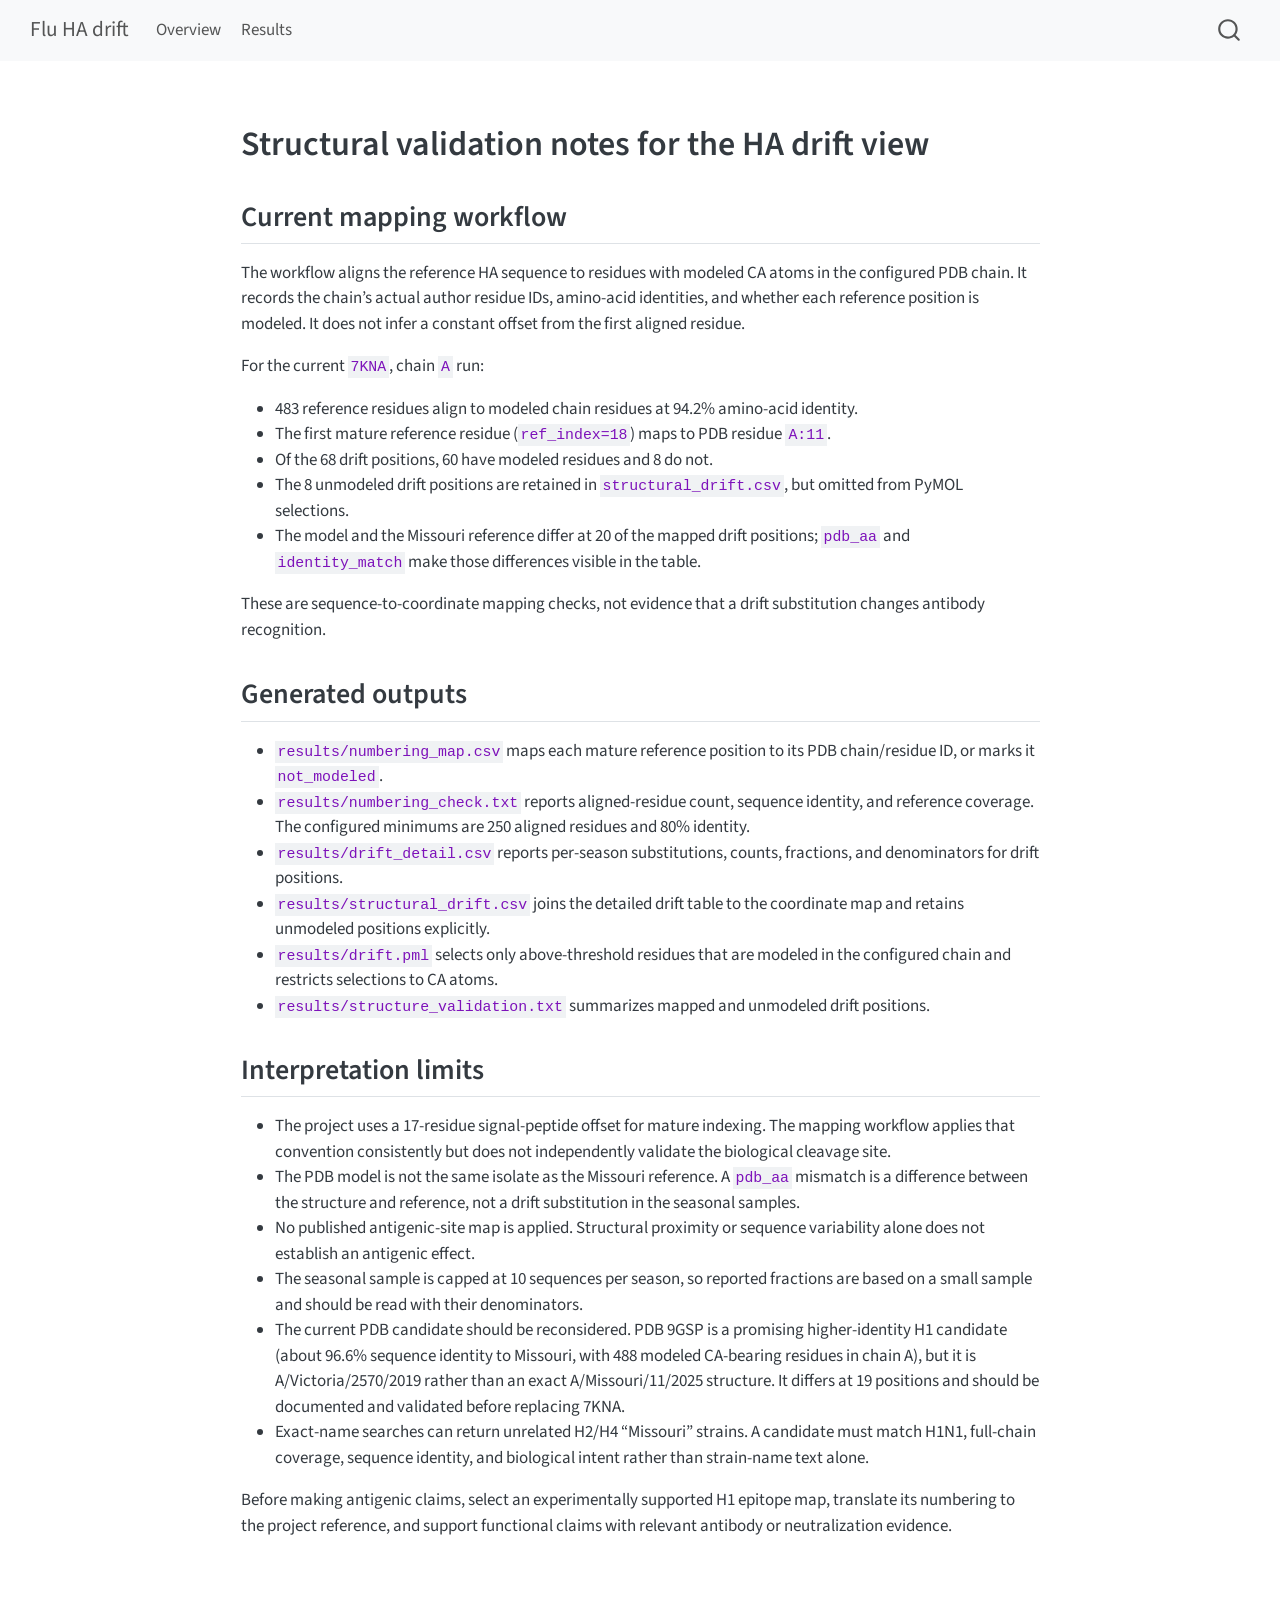
<file: structural-validation-notes.html>
<!DOCTYPE html>
<html xmlns="http://www.w3.org/1999/xhtml" lang="en" xml:lang="en"><head>

<meta charset="utf-8">
<meta name="generator" content="quarto-1.11.9">

<meta name="viewport" content="width=device-width, initial-scale=1.0, user-scalable=yes">


<title>structural-validation-notes – Flu HA drift</title>
<style>
/* Default styles provided by pandoc.
** See https://pandoc.org/MANUAL.html#variables-for-html for config info.
*/
span.smallcaps{font-variant: small-caps;}
div.columns{display: flex; gap: 1.5em;}
div.column{flex: auto;}
@media screen {
div.columns{gap: min(4vw, 1.5em);}
div.column{overflow-x: auto;}
}
div.hanging-indent{margin-left: 1.5em; text-indent: -1.5em;}
ul.task-list{list-style: none;}
ul.task-list li input[type="checkbox"] {
  width: 0.8em;
  margin: 0 0.8em 0.2em -1em; /* quarto-specific, see https://github.com/quarto-dev/quarto-cli/issues/4556 */ 
  vertical-align: middle;
}
</style>


<script src="site_libs/quarto-nav/quarto-nav.js"></script>
<script src="site_libs/quarto-nav/headroom.min.js"></script>
<script src="site_libs/clipboard/clipboard.min.js"></script>
<script src="site_libs/quarto-search/autocomplete.umd.js"></script>
<script src="site_libs/quarto-search/fuse.min.js"></script>
<script src="site_libs/quarto-search/quarto-search.js"></script>
<meta name="quarto:offset" content="./">
<script src="site_libs/quarto-html/quarto.js" type="module"></script>
<script src="site_libs/quarto-html/tabsets/tabsets.js" type="module"></script>
<script src="site_libs/quarto-html/scrollable-regions/scrollable-regions.js" type="module"></script>
<script src="site_libs/quarto-html/popper.min.js"></script>
<script src="site_libs/quarto-html/tippy.umd.min.js"></script>
<script src="site_libs/quarto-html/anchor.min.js"></script>
<link href="site_libs/quarto-html/tippy.css" rel="stylesheet">
<link href="site_libs/quarto-html/quarto-syntax-highlighting-63b5708e65d6cd79cd7618c58d0c21e7.css" rel="stylesheet" id="quarto-text-highlighting-styles">
<script src="site_libs/bootstrap/bootstrap.min.js"></script>
<link href="site_libs/bootstrap/bootstrap-icons.css" rel="stylesheet">
<link href="site_libs/bootstrap/bootstrap-d31a0c91b01e363be7b7a36e602e2c70.min.css" rel="stylesheet" append-hash="true" id="quarto-bootstrap" data-mode="light">
<script id="quarto-search-options" type="application/json">{
  "location": "navbar",
  "copy-button": false,
  "collapse-after": 3,
  "panel-placement": "end",
  "type": "overlay",
  "limit": 50,
  "keyboard-shortcut": [
    "f",
    "/",
    "s"
  ],
  "show-item-context": false,
  "language": {
    "search-no-results-text": "No results",
    "search-matching-documents-text": "matching documents",
    "search-copy-link-title": "Copy link to search",
    "search-hide-matches-text": "Hide additional matches",
    "search-more-match-text": "more match in this document",
    "search-more-matches-text": "more matches in this document",
    "search-clear-button-title": "Clear",
    "search-text-placeholder": "",
    "search-detached-cancel-button-title": "Cancel",
    "search-submit-button-title": "Submit",
    "search-label": "Search"
  }
}</script>


</head>

<body class="nav-fixed fullcontent quarto-light"><a id="quarto-skip-link" class="visually-hidden-focusable" href="#quarto-document-content">Skip to main content</a>

<div id="quarto-search-results"></div>
  <header id="quarto-header" class="headroom fixed-top">
    <nav class="navbar navbar-expand-lg " data-bs-theme="dark" aria-label="Site">
      <div class="navbar-container container-fluid">
      <div class="navbar-brand-container mx-auto">
    <a class="navbar-brand" href="./index.html">
    <span class="navbar-title">Flu HA drift</span>
    </a>
  </div>
          <button class="navbar-toggler" type="button" data-bs-toggle="collapse" data-bs-target="#navbarCollapse" aria-controls="navbarCollapse" aria-expanded="false" aria-label="Toggle navigation" onclick="if (window.quartoToggleHeadroom) { window.quartoToggleHeadroom(); }">
  <span class="navbar-toggler-icon"></span>
</button>
          <div class="collapse navbar-collapse" id="navbarCollapse">
            <ul class="navbar-nav navbar-nav-scroll me-auto">
  <li class="nav-item">
    <a class="nav-link" href="./project-overview.html"> 
<span class="menu-text">Overview</span></a>
  </li>  
  <li class="nav-item">
    <a class="nav-link" href="./index.html"> 
<span class="menu-text">Results</span></a>
  </li>  
</ul>
          </div> <!-- /navcollapse -->
            <div class="quarto-navbar-tools">
</div>
            <div id="quarto-search" class="" title="Search"></div>
      </div> <!-- /container-fluid -->
    </nav>
</header>
<!-- content -->
<div id="quarto-content" class="quarto-container page-columns page-rows-contents page-layout-article page-navbar">
<!-- sidebar -->
<!-- margin-sidebar -->
    
<!-- main -->
<main class="content" id="quarto-document-content" tabindex="-1"><header id="title-block-header" class="quarto-title-block"></header>




<section id="structural-validation-notes-for-the-ha-drift-view" class="level1">
<h1>Structural validation notes for the HA drift view</h1>
<section id="current-mapping-workflow" class="level2">
<h2 class="anchored" data-anchor-id="current-mapping-workflow">Current mapping workflow</h2>
<p>The workflow aligns the reference HA sequence to residues with modeled CA atoms in the configured PDB chain. It records the chain’s actual author residue IDs, amino-acid identities, and whether each reference position is modeled. It does not infer a constant offset from the first aligned residue.</p>
<p>For the current <code>7KNA</code>, chain <code>A</code> run:</p>
<ul>
<li>483 reference residues align to modeled chain residues at 94.2% amino-acid identity.</li>
<li>The first mature reference residue (<code>ref_index=18</code>) maps to PDB residue <code>A:11</code>.</li>
<li>Of the 68 drift positions, 60 have modeled residues and 8 do not.</li>
<li>The 8 unmodeled drift positions are retained in <code>structural_drift.csv</code>, but omitted from PyMOL selections.</li>
<li>The model and the Missouri reference differ at 20 of the mapped drift positions; <code>pdb_aa</code> and <code>identity_match</code> make those differences visible in the table.</li>
</ul>
<p>These are sequence-to-coordinate mapping checks, not evidence that a drift substitution changes antibody recognition.</p>
</section>
<section id="generated-outputs" class="level2">
<h2 class="anchored" data-anchor-id="generated-outputs">Generated outputs</h2>
<ul>
<li><code>results/numbering_map.csv</code> maps each mature reference position to its PDB chain/residue ID, or marks it <code>not_modeled</code>.</li>
<li><code>results/numbering_check.txt</code> reports aligned-residue count, sequence identity, and reference coverage. The configured minimums are 250 aligned residues and 80% identity.</li>
<li><code>results/drift_detail.csv</code> reports per-season substitutions, counts, fractions, and denominators for drift positions.</li>
<li><code>results/structural_drift.csv</code> joins the detailed drift table to the coordinate map and retains unmodeled positions explicitly.</li>
<li><code>results/drift.pml</code> selects only above-threshold residues that are modeled in the configured chain and restricts selections to CA atoms.</li>
<li><code>results/structure_validation.txt</code> summarizes mapped and unmodeled drift positions.</li>
</ul>
</section>
<section id="interpretation-limits" class="level2">
<h2 class="anchored" data-anchor-id="interpretation-limits">Interpretation limits</h2>
<ul>
<li>The project uses a 17-residue signal-peptide offset for mature indexing. The mapping workflow applies that convention consistently but does not independently validate the biological cleavage site.</li>
<li>The PDB model is not the same isolate as the Missouri reference. A <code>pdb_aa</code> mismatch is a difference between the structure and reference, not a drift substitution in the seasonal samples.</li>
<li>No published antigenic-site map is applied. Structural proximity or sequence variability alone does not establish an antigenic effect.</li>
<li>The seasonal sample is capped at 10 sequences per season, so reported fractions are based on a small sample and should be read with their denominators.</li>
<li>The current PDB candidate should be reconsidered. PDB 9GSP is a promising higher-identity H1 candidate (about 96.6% sequence identity to Missouri, with 488 modeled CA-bearing residues in chain A), but it is A/Victoria/2570/2019 rather than an exact A/Missouri/11/2025 structure. It differs at 19 positions and should be documented and validated before replacing 7KNA.</li>
<li>Exact-name searches can return unrelated H2/H4 “Missouri” strains. A candidate must match H1N1, full-chain coverage, sequence identity, and biological intent rather than strain-name text alone.</li>
</ul>
<p>Before making antigenic claims, select an experimentally supported H1 epitope map, translate its numbering to the project reference, and support functional claims with relevant antibody or neutralization evidence.</p>


</section>
</section>

</main> <!-- /main -->
<script id="quarto-html-after-body" type="application/javascript">
  window.document.addEventListener("DOMContentLoaded", function (event) {
    const icon = "";
    const anchorJS = new window.AnchorJS();
    anchorJS.options = {
      placement: 'right',
      icon: icon
    };
    anchorJS.add('.anchored');
    const isCodeAnnotation = (el) => {
      for (const clz of el.classList) {
        if (clz.startsWith('code-annotation-')) {                     
          return true;
        }
      }
      return false;
    }
    const onCopySuccess = function(e) {
      // button target
      const button = e.trigger;
      // don't keep focus
      button.blur();
      // flash "checked"
      button.classList.add('code-copy-button-checked');
      var currentTitle = button.getAttribute("title");
      button.setAttribute("title", "Copied!");
      let tooltip;
      if (window.bootstrap) {
        button.setAttribute("data-bs-toggle", "tooltip");
        button.setAttribute("data-bs-placement", "left");
        button.setAttribute("data-bs-title", "Copied!");
        tooltip = new bootstrap.Tooltip(button, 
          { trigger: "manual", 
            customClass: "code-copy-button-tooltip",
            offset: [0, -8]});
        tooltip.show();    
      }
      setTimeout(function() {
        if (tooltip) {
          tooltip.hide();
          button.removeAttribute("data-bs-title");
          button.removeAttribute("data-bs-toggle");
          button.removeAttribute("data-bs-placement");
        }
        button.setAttribute("title", currentTitle);
        button.classList.remove('code-copy-button-checked');
      }, 1000);
      // clear code selection
      e.clearSelection();
    }
    const getTextToCopy = function(trigger) {
      const outerScaffold = trigger.parentElement.cloneNode(true);
      const codeEl = outerScaffold.querySelector('code');
      for (const childEl of codeEl.children) {
        if (isCodeAnnotation(childEl)) {
          childEl.remove();
        }
      }
      return codeEl.innerText;
    }
    const clipboard = new window.ClipboardJS('.code-copy-button:not([data-in-quarto-modal])', {
      text: getTextToCopy
    });
    clipboard.on('success', onCopySuccess);
    if (window.document.getElementById('quarto-embedded-source-code-modal')) {
      const clipboardModal = new window.ClipboardJS('.code-copy-button[data-in-quarto-modal]', {
        text: getTextToCopy,
        container: window.document.getElementById('quarto-embedded-source-code-modal')
      });
      clipboardModal.on('success', onCopySuccess);
    }
      var localhostRegex = new RegExp(/^(?:http|https):\/\/localhost\:?[0-9]*\//);
      var mailtoRegex = new RegExp(/^mailto:/);
        var filterRegex = new RegExp("https:\/\/jicrbuh\.github\.io\/flu-project\/");
      var isInternal = (href) => {
          return filterRegex.test(href) || localhostRegex.test(href) || mailtoRegex.test(href);
      }
      // Inspect non-navigation links and adorn them if external
      window.quartoDecorateExternalLinks = function (root) {
     var links = (root || window.document).querySelectorAll('a[href]:not(.nav-link):not(.navbar-brand):not(.toc-action):not(.sidebar-link):not(.sidebar-item-toggle):not(.pagination-link):not(.no-external):not([aria-hidden]):not(.dropdown-item):not(.quarto-navigation-tool):not(.about-link)');
      for (var i=0; i<links.length; i++) {
        const link = links[i];
        if (!isInternal(link.href)) {
          // undo the damage that might have been done by quarto-nav.js in the case of
          // links that we want to consider external
          if (link.dataset.originalHref !== undefined) {
            link.href = link.dataset.originalHref;
          }
          if (!link.classList.contains('no-external-icon')) {
          }
        }
      }
      };
      window.quartoDecorateExternalLinks(window.document);
    // Esc closes the popup (WCAG 1.4.13) and focus leaving both trigger and
    // popup closes it (WCAG 2.4.11); tippy handles neither for interactive popups.
    const hideOnEscAndFocusOut = {
      name: 'hideOnEscAndFocusOut',
      defaultValue: true,
      fn(instance) {
        const dismiss = () => {
          // A show scheduled by the trigger delay would otherwise reopen it
          instance.clearDelayTimeouts();
          instance.hide();
        };
        const onKeyDown = (event) => {
          if (event.key !== 'Escape') {
            return;
          }
          // Keep Esc from also reaching page handlers (e.g. reveal.js overview),
          // except an open reveal.js slide menu, which Esc should close too.
          // The menu handles keys only when its keyboard option is on.
          const menuHandlesEsc = window.Reveal?.getPlugin?.('menu')?.isOpen() &&
            window.Reveal.getConfig().menu?.keyboard !== false;
          if (!menuHandlesEsc) {
            event.stopPropagation();
          }
          if (instance.popper.contains(window.document.activeElement)) {
            // Disabled while refocusing so the focus trigger does not reopen it
            instance.disable();
            instance.reference.focus();
            instance.enable();
          }
          dismiss();
        };
        const onFocusOut = (event) => {
          const target = event.relatedTarget;
          if (target && !instance.reference.contains(target) &&
              !instance.popper.contains(target)) {
            dismiss();
          }
        };
        // On the trigger too: a click trigger (code-annotations: select) has no
        // blur handling. Attached for the instance's lifetime so leaving the
        // trigger also cancels a show still pending on the trigger delay.
        instance.reference.addEventListener('focusout', onFocusOut);
        return {
          onShow() {
            window.document.addEventListener('keydown', onKeyDown, true);
            instance.popper.addEventListener('focusout', onFocusOut);
          },
          onHide() {
            window.document.removeEventListener('keydown', onKeyDown, true);
            instance.popper.removeEventListener('focusout', onFocusOut);
          },
          onDestroy() {
            instance.reference.removeEventListener('focusout', onFocusOut);
          },
        };
      },
    };
    function tippyHover(el, contentFn, onTriggerFn, onUntriggerFn) {
      const config = {
        allowHTML: true,
        maxWidth: 500,
        delay: 100,
        arrow: false,
        appendTo: function(el) {
            return el.parentElement;
        },
        interactive: true,
        interactiveBorder: 10,
        theme: 'quarto',
        placement: 'bottom-start',
        plugins: [hideOnEscAndFocusOut],
      };
      if (contentFn) {
        config.content = contentFn;
      }
      if (onTriggerFn) {
        config.onTrigger = onTriggerFn;
      }
      if (onUntriggerFn) {
        config.onUntrigger = onUntriggerFn;
      }
      window.tippy(el, config); 
    }
    const noterefs = window.document.querySelectorAll('a[role="doc-noteref"]');
    for (var i=0; i<noterefs.length; i++) {
      const ref = noterefs[i];
      tippyHover(ref, function() {
        // use id or data attribute instead here
        let href = ref.getAttribute('data-footnote-href') || ref.getAttribute('href');
        try { href = new URL(href).hash; } catch {}
        const id = href.replace(/^#\/?/, "");
        const note = window.document.getElementById(id);
        if (note) {
          return note.innerHTML;
        } else {
          return "";
        }
      });
    }
    const xrefs = window.document.querySelectorAll('a.quarto-xref');
    const processXRef = (id, note) => {
      // Strip column container classes
      const stripColumnClz = (el) => {
        el.classList.remove("page-full", "page-columns");
        if (el.children) {
          for (const child of el.children) {
            stripColumnClz(child);
          }
        }
      }
      stripColumnClz(note)
      if (id === null || id.startsWith('sec-')) {
        // Special case sections, only their first couple elements
        const container = document.createElement("div");
        if (note.children && note.children.length > 2) {
          container.appendChild(note.children[0].cloneNode(true));
          for (let i = 1; i < note.children.length; i++) {
            const child = note.children[i];
            if (child.tagName === "P" && child.innerText === "") {
              continue;
            } else {
              container.appendChild(child.cloneNode(true));
              break;
            }
          }
          if (window.Quarto?.typesetMath) {
            window.Quarto.typesetMath(container);
          }
          return container.innerHTML
        } else {
          if (window.Quarto?.typesetMath) {
            window.Quarto.typesetMath(note);
          }
          return note.innerHTML;
        }
      } else {
        // Remove any anchor links if they are present
        const anchorLink = note.querySelector('a.anchorjs-link');
        if (anchorLink) {
          anchorLink.remove();
        }
        if (window.Quarto?.typesetMath) {
          window.Quarto.typesetMath(note);
        }
        if (note.classList.contains("callout")) {
          return note.outerHTML;
        } else {
          return note.innerHTML;
        }
      }
    }
    for (var i=0; i<xrefs.length; i++) {
      const xref = xrefs[i];
      tippyHover(xref, undefined, function(instance) {
        instance.disable();
        let url = xref.getAttribute('href');
        let hash = undefined; 
        if (url.startsWith('#')) {
          hash = url;
        } else {
          try { hash = new URL(url).hash; } catch {}
        }
        if (hash) {
          const id = hash.replace(/^#\/?/, "");
          const note = window.document.getElementById(id);
          if (note !== null) {
            try {
              const html = processXRef(id, note.cloneNode(true));
              instance.setContent(html);
            } finally {
              instance.enable();
              instance.show();
            }
          } else {
            // See if we can fetch this
            fetch(url.split('#')[0])
            .then(res => res.text())
            .then(html => {
              const parser = new DOMParser();
              const htmlDoc = parser.parseFromString(html, "text/html");
              const note = htmlDoc.getElementById(id);
              if (note !== null) {
                const html = processXRef(id, note);
                instance.setContent(html);
              } 
            }).finally(() => {
              instance.enable();
              instance.show();
            });
          }
        } else {
          // See if we can fetch a full url (with no hash to target)
          // This is a special case and we should probably do some content thinning / targeting
          fetch(url)
          .then(res => res.text())
          .then(html => {
            const parser = new DOMParser();
            const htmlDoc = parser.parseFromString(html, "text/html");
            const note = htmlDoc.querySelector('main.content');
            if (note !== null) {
              // This should only happen for chapter cross references
              // (since there is no id in the URL)
              // remove the first header
              if (note.children.length > 0 && note.children[0].tagName === "HEADER") {
                note.children[0].remove();
              }
              const html = processXRef(null, note);
              instance.setContent(html);
            } 
          }).finally(() => {
            instance.enable();
            instance.show();
          });
        }
      }, function(instance) {
      });
    }
        let selectedAnnoteEl;
        const selectorForAnnotation = ( cell, annotation) => {
          let cellAttr = 'data-code-cell="' + cell + '"';
          let lineAttr = 'data-code-annotation="' +  annotation + '"';
          const selector = 'span[' + cellAttr + '][' + lineAttr + ']';
          return selector;
        }
        const selectCodeLines = (annoteEl) => {
          const doc = window.document;
          const targetCell = annoteEl.getAttribute("data-target-cell");
          const targetAnnotation = annoteEl.getAttribute("data-target-annotation");
          const annoteSpan = window.document.querySelector(selectorForAnnotation(targetCell, targetAnnotation));
          const lines = annoteSpan.getAttribute("data-code-lines").split(",");
          const lineIds = lines.map((line) => {
            return targetCell + "-" + line;
          })
          // Each band is positioned against its own containing block, which is
          // not the offsetParent of the lines, so place it from client rects.
          const placeBand = (band, firstEl, lastEl, codeBlock) => {
            const container = band.offsetParent;
            if (container === null) {
              return;
            }
            const containerRect = container.getBoundingClientRect();
            // Reveal.js scales slides with a transform, so convert client
            // pixels back to the CSS pixels of the container.
            const scale = containerRect.height / container.offsetHeight || 1;
            const firstRect = firstEl.getBoundingClientRect();
            const lastRect = lastEl.getBoundingClientRect();
            const top = (firstRect.top - containerRect.top) / scale - container.clientTop + container.scrollTop;
            const height = (lastRect.bottom - firstRect.top) / scale;
            band.style.top = top - 2 + "px";
            band.style.height = height + 4 + "px";
            if (codeBlock) {
              // Without the copy button wrapper, the containing block is wider
              // than the code block, so span the code block explicitly.
              const blockRect = codeBlock.getBoundingClientRect();
              band.style.left = (blockRect.left - containerRect.left) / scale - container.clientLeft + container.scrollLeft + "px";
              band.style.width = blockRect.width / scale + "px";
            }
          };
          if (lineIds.length > 0) {
            const el = window.document.getElementById(lineIds[0]);
            const lastEl = window.document.getElementById(lineIds[lineIds.length - 1]);
            const parent = el.parentElement.parentElement;
            // cook up a div (if necessary) and position it
            let div = window.document.getElementById("code-annotation-line-highlight");
            if (div === null) {
              div = window.document.createElement("div");
              div.setAttribute("id", "code-annotation-line-highlight");
              div.style.position = 'absolute';
              parent.appendChild(div);
            }
            placeBand(div, el, lastEl, parent.closest("div.sourceCode") || parent);
            let gutterDiv = window.document.getElementById("code-annotation-line-highlight-gutter");
            if (gutterDiv === null) {
              gutterDiv = window.document.createElement("div");
              gutterDiv.setAttribute("id", "code-annotation-line-highlight-gutter");
              gutterDiv.style.position = 'absolute';
              const codeCell = window.document.getElementById(targetCell);
              const gutter = codeCell.querySelector('.code-annotation-gutter');
              gutter.appendChild(gutterDiv);
            }
            placeBand(gutterDiv, el, lastEl);
            selectedAnnoteEl = annoteEl;
          }
        };
        const unselectCodeLines = () => {
          const elementsIds = ["code-annotation-line-highlight", "code-annotation-line-highlight-gutter"];
          elementsIds.forEach((elId) => {
            const div = window.document.getElementById(elId);
            if (div) {
              div.remove();
            }
          });
          selectedAnnoteEl = undefined;
        };
          // Handle positioning of the toggle
      window.addEventListener(
        "resize",
        throttle(() => {
          elRect = undefined;
          if (selectedAnnoteEl) {
            selectCodeLines(selectedAnnoteEl);
          }
        }, 10)
      );
      function throttle(fn, ms) {
      let throttle = false;
      let timer;
        return (...args) => {
          if(!throttle) { // first call gets through
              fn.apply(this, args);
              throttle = true;
          } else { // all the others get throttled
              if(timer) clearTimeout(timer); // cancel #2
              timer = setTimeout(() => {
                fn.apply(this, args);
                timer = throttle = false;
              }, ms);
          }
        };
      }
        // Attach click handler to the DT
        const annoteDls = window.document.querySelectorAll('dt[data-target-cell]');
        for (const annoteDlNode of annoteDls) {
          annoteDlNode.addEventListener('click', (event) => {
            const clickedEl = event.target;
            if (clickedEl !== selectedAnnoteEl) {
              unselectCodeLines();
              const activeEl = window.document.querySelector('dt[data-target-cell].code-annotation-active');
              if (activeEl) {
                activeEl.classList.remove('code-annotation-active');
              }
              selectCodeLines(clickedEl);
              clickedEl.classList.add('code-annotation-active');
            } else {
              // Unselect the line
              unselectCodeLines();
              clickedEl.classList.remove('code-annotation-active');
            }
          });
        }
    const findCites = (el) => {
      const parentEl = el.parentElement;
      if (parentEl) {
        const cites = parentEl.dataset.cites;
        if (cites) {
          return {
            el,
            cites: cites.split(' ')
          };
        } else {
          return findCites(el.parentElement)
        }
      } else {
        return undefined;
      }
    };
    var bibliorefs = window.document.querySelectorAll('a[role="doc-biblioref"]');
    for (var i=0; i<bibliorefs.length; i++) {
      const ref = bibliorefs[i];
      const citeInfo = findCites(ref);
      if (citeInfo) {
        tippyHover(citeInfo.el, function() {
          var popup = window.document.createElement('div');
          citeInfo.cites.forEach(function(cite) {
            var citeDiv = window.document.createElement('div');
            citeDiv.classList.add('hanging-indent');
            citeDiv.classList.add('csl-entry');
            var biblioDiv = window.document.getElementById('ref-' + cite);
            if (biblioDiv) {
              citeDiv.innerHTML = biblioDiv.innerHTML;
            }
            popup.appendChild(citeDiv);
          });
          return popup.innerHTML;
        });
      }
    }
  });
  </script>
  <script type="application/javascript">
  window.quartoScrollableRegionsLabels = {"code":"Scrollable code","output":"Scrollable output"};
  </script>
</div> <!-- /content -->




</body></html>
</file>
<file: site_libs/quarto-html/tippy.css>
.tippy-box[data-animation=fade][data-state=hidden]{opacity:0}[data-tippy-root]{max-width:calc(100vw - 10px)}.tippy-box{position:relative;background-color:#333;color:#fff;border-radius:4px;font-size:14px;line-height:1.4;white-space:normal;outline:0;transition-property:transform,visibility,opacity}.tippy-box[data-placement^=top]>.tippy-arrow{bottom:0}.tippy-box[data-placement^=top]>.tippy-arrow:before{bottom:-7px;left:0;border-width:8px 8px 0;border-top-color:initial;transform-origin:center top}.tippy-box[data-placement^=bottom]>.tippy-arrow{top:0}.tippy-box[data-placement^=bottom]>.tippy-arrow:before{top:-7px;left:0;border-width:0 8px 8px;border-bottom-color:initial;transform-origin:center bottom}.tippy-box[data-placement^=left]>.tippy-arrow{right:0}.tippy-box[data-placement^=left]>.tippy-arrow:before{border-width:8px 0 8px 8px;border-left-color:initial;right:-7px;transform-origin:center left}.tippy-box[data-placement^=right]>.tippy-arrow{left:0}.tippy-box[data-placement^=right]>.tippy-arrow:before{left:-7px;border-width:8px 8px 8px 0;border-right-color:initial;transform-origin:center right}.tippy-box[data-inertia][data-state=visible]{transition-timing-function:cubic-bezier(.54,1.5,.38,1.11)}.tippy-arrow{width:16px;height:16px;color:#333}.tippy-arrow:before{content:"";position:absolute;border-color:transparent;border-style:solid}.tippy-content{position:relative;padding:5px 9px;z-index:1}
</file>
<file: site_libs/quarto-html/quarto-syntax-highlighting-63b5708e65d6cd79cd7618c58d0c21e7.css>
/* quarto syntax highlight colors */
:root {
  --quarto-hl-ot-color: #003B4F;
  --quarto-hl-at-color: #657422;
  --quarto-hl-ss-color: #20794D;
  --quarto-hl-an-color: #5E5E5E;
  --quarto-hl-fu-color: #4758AB;
  --quarto-hl-st-color: #20794D;
  --quarto-hl-cf-color: #003B4F;
  --quarto-hl-op-color: #5E5E5E;
  --quarto-hl-er-color: #AD0000;
  --quarto-hl-bn-color: #AD0000;
  --quarto-hl-al-color: #AD0000;
  --quarto-hl-va-color: #111111;
  --quarto-hl-bu-color: inherit;
  --quarto-hl-ex-color: inherit;
  --quarto-hl-pp-color: #AD0000;
  --quarto-hl-in-color: #5E5E5E;
  --quarto-hl-vs-color: #20794D;
  --quarto-hl-wa-color: #5E5E5E;
  --quarto-hl-do-color: #5E5E5E;
  --quarto-hl-im-color: #00769E;
  --quarto-hl-ch-color: #20794D;
  --quarto-hl-dt-color: #AD0000;
  --quarto-hl-fl-color: #AD0000;
  --quarto-hl-co-color: #5E5E5E;
  --quarto-hl-cv-color: #5E5E5E;
  --quarto-hl-cn-color: #8f5902;
  --quarto-hl-sc-color: #5E5E5E;
  --quarto-hl-dv-color: #AD0000;
  --quarto-hl-kw-color: #003B4F;
}

/* other quarto variables */
:root {
  --quarto-font-monospace: SFMono-Regular, Menlo, Monaco, Consolas, "Liberation Mono", "Courier New", monospace;
}

/* syntax highlight based on Pandoc's rules */
pre > code.sourceCode > span {
  color: #003B4F;
}

code.sourceCode > span {
  color: #003B4F;
}

div.sourceCode,
div.sourceCode pre.sourceCode {
  color: #003B4F;
}

/* Normal */
code span {
  color: #003B4F;
}

/* Alert */
code span.al {
  color: #AD0000;
  font-style: inherit;
}

/* Annotation */
code span.an {
  color: #5E5E5E;
  font-style: inherit;
}

/* Attribute */
code span.at {
  color: #657422;
  font-style: inherit;
}

/* BaseN */
code span.bn {
  color: #AD0000;
  font-style: inherit;
}

/* BuiltIn */
code span.bu {
  font-style: inherit;
}

/* ControlFlow */
code span.cf {
  color: #003B4F;
  font-weight: bold;
  font-style: inherit;
}

/* Char */
code span.ch {
  color: #20794D;
  font-style: inherit;
}

/* Constant */
code span.cn {
  color: #8f5902;
  font-style: inherit;
}

/* Comment */
code span.co {
  color: #5E5E5E;
  font-style: inherit;
}

/* CommentVar */
code span.cv {
  color: #5E5E5E;
  font-style: italic;
}

/* Documentation */
code span.do {
  color: #5E5E5E;
  font-style: italic;
}

/* DataType */
code span.dt {
  color: #AD0000;
  font-style: inherit;
}

/* DecVal */
code span.dv {
  color: #AD0000;
  font-style: inherit;
}

/* Error */
code span.er {
  color: #AD0000;
  font-style: inherit;
}

/* Extension */
code span.ex {
  font-style: inherit;
}

/* Float */
code span.fl {
  color: #AD0000;
  font-style: inherit;
}

/* Function */
code span.fu {
  color: #4758AB;
  font-style: inherit;
}

/* Import */
code span.im {
  color: #00769E;
  font-style: inherit;
}

/* Information */
code span.in {
  color: #5E5E5E;
  font-style: inherit;
}

/* Keyword */
code span.kw {
  color: #003B4F;
  font-weight: bold;
  font-style: inherit;
}

/* Operator */
code span.op {
  color: #5E5E5E;
  font-style: inherit;
}

/* Other */
code span.ot {
  color: #003B4F;
  font-style: inherit;
}

/* Preprocessor */
code span.pp {
  color: #AD0000;
  font-style: inherit;
}

/* SpecialChar */
code span.sc {
  color: #5E5E5E;
  font-style: inherit;
}

/* SpecialString */
code span.ss {
  color: #20794D;
  font-style: inherit;
}

/* String */
code span.st {
  color: #20794D;
  font-style: inherit;
}

/* Variable */
code span.va {
  color: #111111;
  font-style: inherit;
}

/* VerbatimString */
code span.vs {
  color: #20794D;
  font-style: inherit;
}

/* Warning */
code span.wa {
  color: #5E5E5E;
  font-style: italic;
}

.prevent-inlining {
  content: "</";
}

/*# sourceMappingURL=054cc16b9e9817627be6994582d2ffb5.css.map */
</file>
